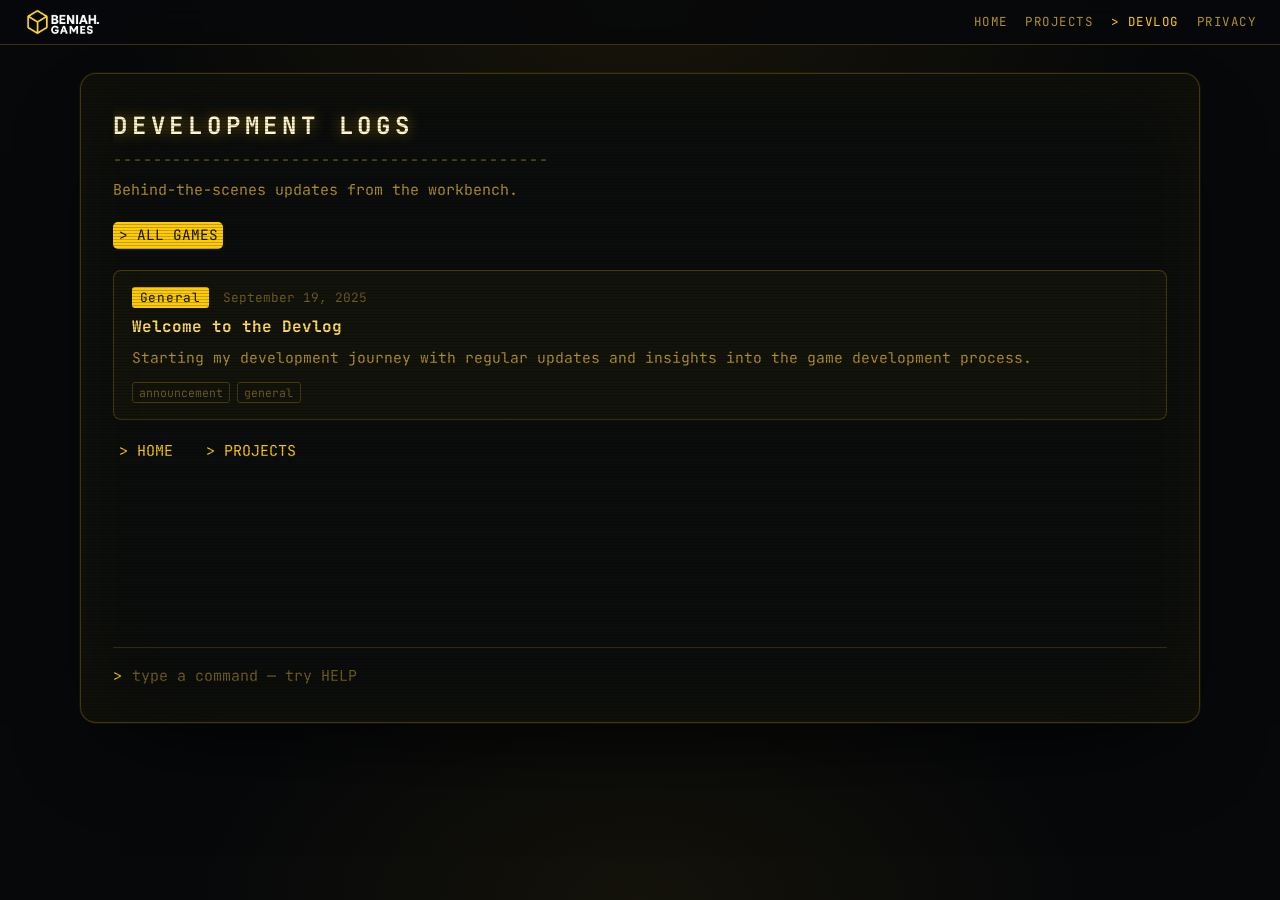
<file: devlogs/index.html>
<!DOCTYPE html>
<html lang="en">
<head>
  <meta charset="utf-8" />
  <meta name="viewport" content="width=device-width, initial-scale=1" />
  <title>Devlogs &mdash; Beniah.games</title>
  <meta name="description" content="Development logs and behind-the-scenes updates from Beniah.games." />
  <link rel="icon" href="../assets/Beniah.Games.Icon.png" type="image/png" />
  <link rel="preconnect" href="https://fonts.googleapis.com">
  <link rel="preconnect" href="https://fonts.gstatic.com" crossorigin>
  <link href="https://fonts.googleapis.com/css2?family=JetBrains+Mono:wght@400;500;700&display=swap" rel="stylesheet">
  <link rel="stylesheet" href="../assets/terminal.css">
</head>
<body data-root="../">
  <header class="bar">
    <a class="brand" href="../" aria-label="Beniah.games"><img src="../assets/Beniah.Games.Logo.png" alt="Beniah.games"></a>
    <span class="sep"></span>
    <nav class="barnav">
      <a class="barlink" href="../">HOME</a>
      <a class="barlink" href="../games/">PROJECTS</a>
      <a class="barlink on" href="../devlogs/">DEVLOG</a>
      <a class="barlink" href="../privacy/">PRIVACY</a>
    </nav>
  </header>

  <main class="crt">
    <div class="screen">
      <div class="out">
        <div class="page-head">
          <h1>DEVELOPMENT LOGS</h1>
          <p class="rule">--------------------------------------------</p>
          <p class="sub">Behind-the-scenes updates from the workbench.</p>
        </div>

        <div class="filter-buttons">
          <button class="filter-btn active" data-game="all">ALL GAMES</button>
        </div>

        <div class="devlogs-grid" id="devlogs-container"></div>

        <div class="empty-state" id="empty-state" style="display:none">
          <h3>NO DEVLOGS YET</h3>
          <p>Check back soon for development updates.</p>
        </div>
        <div class="gap"></div>
        <div class="cmds"><button class="cmd" type="button" data-cmd="HOME">HOME</button><button class="cmd" type="button" data-cmd="PROJECTS">PROJECTS</button></div>
        <div id="nav-out"></div>
      </div>
      <form class="prompt" autocomplete="off" onsubmit="return false">
        <span class="sign">&gt;</span>
        <label class="sr-only" for="cmdline">Terminal command</label>
        <input id="cmdline" type="text" spellcheck="false" autocapitalize="characters" placeholder="type a command — try HELP">
      </form>
    </div>
  </main>
    <script>
    let devlogs = [];
    let games = [];

    // Load devlog data from JSON
    async function loadDevlogs() {
      try {
        const response = await fetch('./devlogs.json?v=' + Date.now());
        const data = await response.json();
        devlogs = data.devlogs || [];
        games = data.games || [];
        
        // Sort devlogs by date (newest first)
        devlogs.sort((a, b) => new Date(b.date) - new Date(a.date));
        
        // Populate filter buttons
        populateFilterButtons();
        
        // Initial render
        renderDevlogs();
        
        // Make latest devlog available globally
        window.latestDevlog = devlogs[0] || null;
        
      } catch (error) {
        console.error('Failed to load devlogs:', error);
        document.getElementById('empty-state').style.display = 'block';
      }
    }

    // Populate filter buttons based on available games
    function populateFilterButtons() {
      const filterButtons = document.querySelector('.filter-buttons');
      const uniqueGames = [...new Set(devlogs.map(log => log.game))];
      
      uniqueGames.forEach(game => {
        if (game !== 'General') {
          const button = document.createElement('button');
          button.className = 'filter-btn';
          button.setAttribute('data-game', game.toLowerCase());
          button.textContent = game;
          filterButtons.appendChild(button);
        }
      });
    }

    // Render devlogs
    function renderDevlogs(filteredLogs = devlogs) {
      const container = document.getElementById('devlogs-container');
      const emptyState = document.getElementById('empty-state');
      
      if (filteredLogs.length === 0) {
        container.style.display = 'none';
        emptyState.style.display = 'block';
        return;
      }
      
      container.style.display = 'grid';
      emptyState.style.display = 'none';
      
      container.innerHTML = filteredLogs.map(log => `
        <article class="devlog-card">
          <div class="devlog-meta">
            <span class="devlog-game">${log.game}</span>
            <span class="devlog-date">${new Date(log.date).toLocaleDateString('en-US', { 
              year: 'numeric', 
              month: 'long', 
              day: 'numeric' 
            })}</span>
          </div>
          <h2 class="devlog-title">
            <a href="${log.content}">${log.title}</a>
          </h2>
          <p class="devlog-excerpt">${log.excerpt}</p>
          <div class="devlog-tags">
            ${log.tags.map(tag => `<span class="devlog-tag">${tag}</span>`).join('')}
          </div>
        </article>
      `).join('');
    }

    // Filter functionality
    document.addEventListener('click', (e) => {
      if (e.target.classList.contains('filter-btn')) {
        // Update active button
        document.querySelectorAll('.filter-btn').forEach(btn => btn.classList.remove('active'));
        e.target.classList.add('active');
        
        // Filter devlogs
        const selectedGame = e.target.getAttribute('data-game');
        const filtered = selectedGame === 'all' 
          ? devlogs 
          : devlogs.filter(log => log.game.toLowerCase() === selectedGame);
        
        renderDevlogs(filtered);
      }
    });

    // Initialize on page load
    document.addEventListener('DOMContentLoaded', loadDevlogs);

    // Export function for main page
    window.getLatestDevlog = () => window.latestDevlog || null;
  </script>


  <script src="../assets/terminal-nav.js"></script>
</body>
</html>
</file>
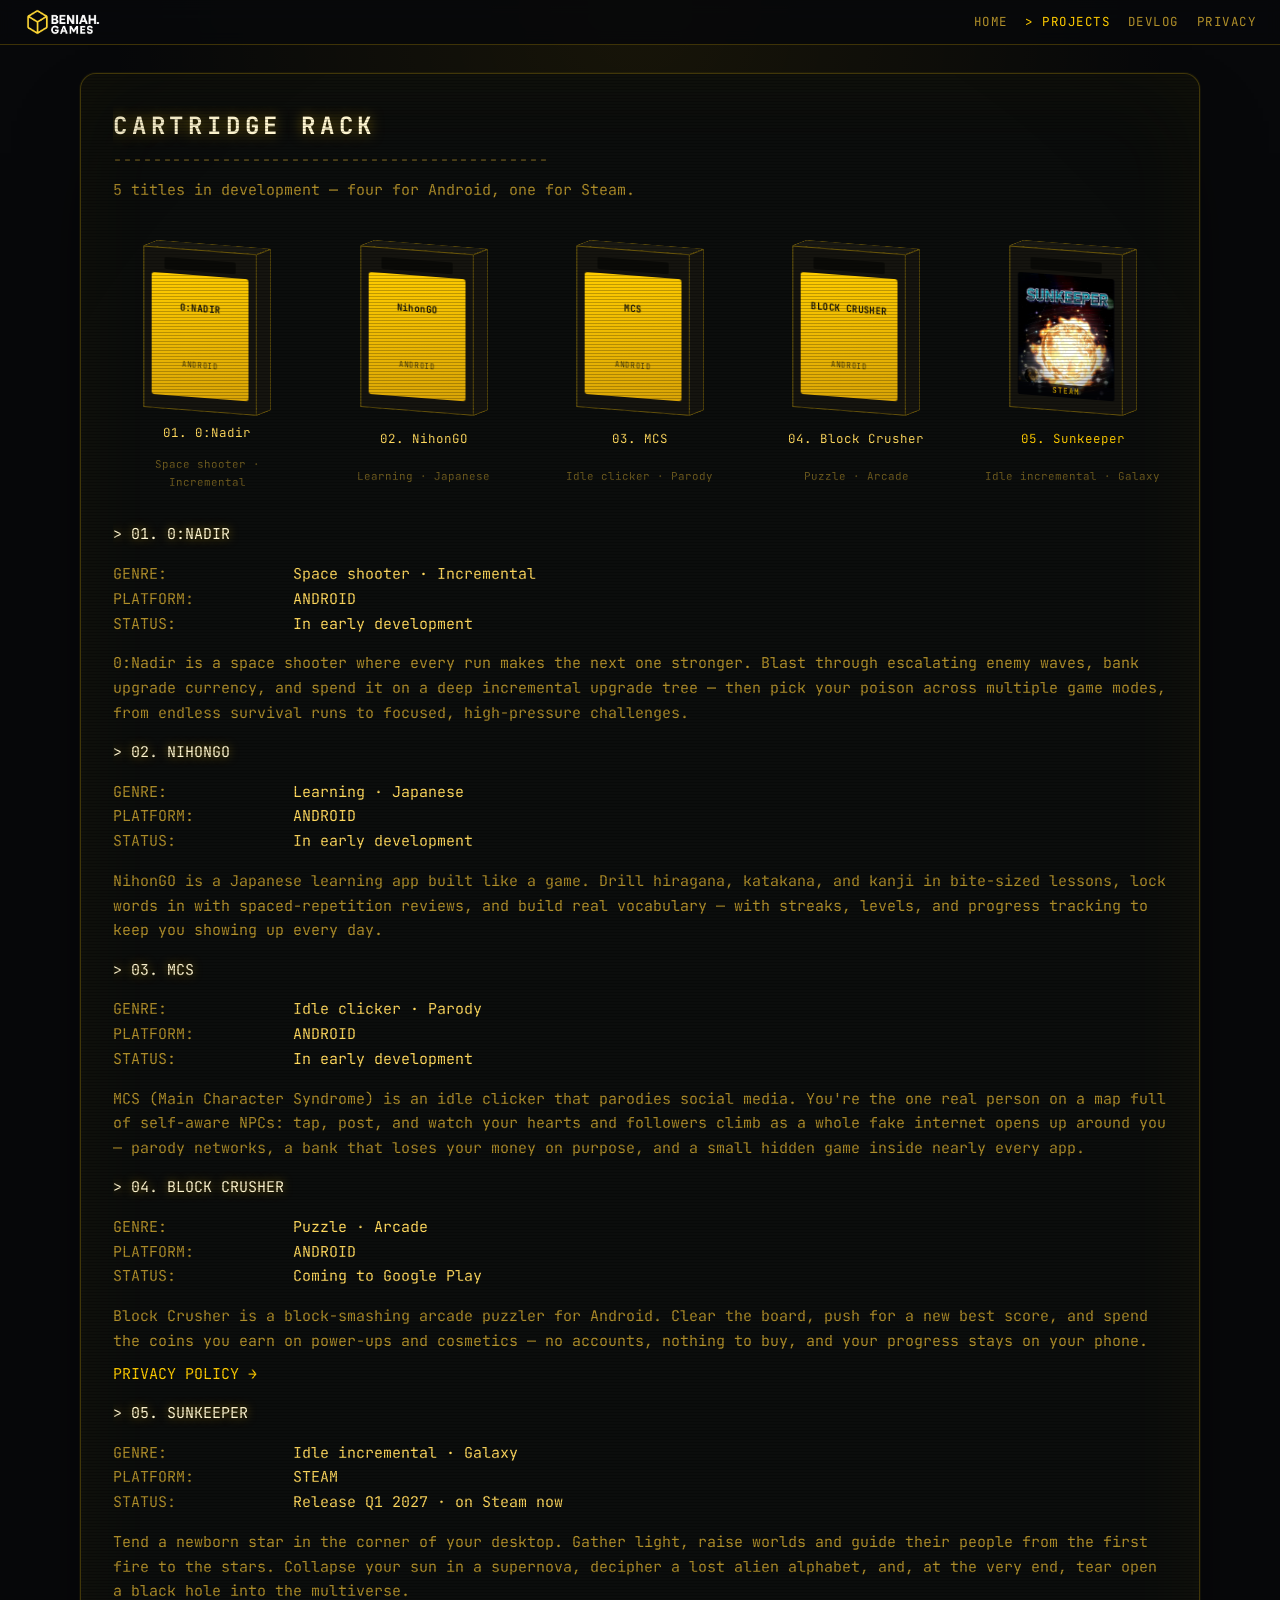
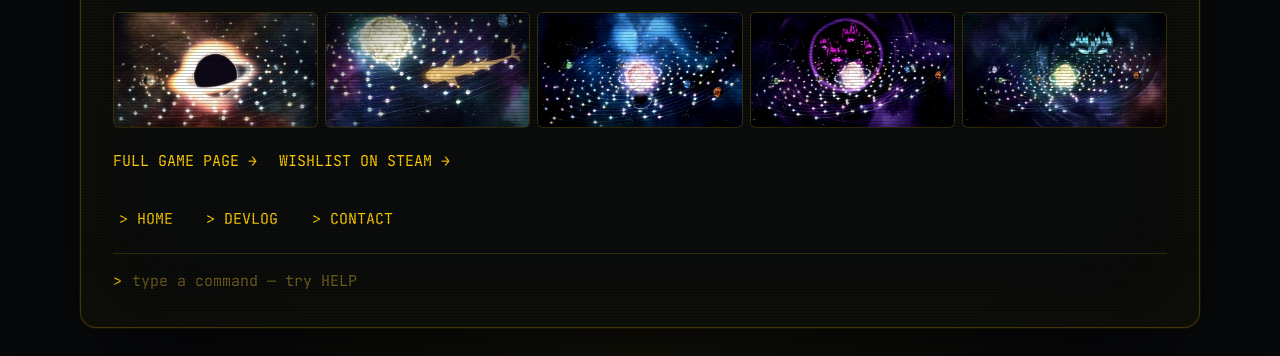
<file: games/index.html>
<!DOCTYPE html>
<html lang="en">
<head>
  <meta charset="utf-8" />
  <meta name="viewport" content="width=device-width, initial-scale=1" />
  <title>Games &mdash; Beniah.games</title>
  <meta name="description" content="Every cartridge from Beniah.games: 0:Nadir, NihonGO, MCS, Block Crusher and Sunkeeper." />
  <link rel="icon" href="../assets/Beniah.Games.Icon.png" type="image/png" />
  <link rel="preconnect" href="https://fonts.googleapis.com">
  <link rel="preconnect" href="https://fonts.gstatic.com" crossorigin>
  <link href="https://fonts.googleapis.com/css2?family=JetBrains+Mono:wght@400;500;700&display=swap" rel="stylesheet">
  <link rel="stylesheet" href="../assets/terminal.css">
</head>
<body data-root="../">
  <header class="bar">
    <a class="brand" href="../" aria-label="Beniah.games"><img src="../assets/Beniah.Games.Logo.png" alt="Beniah.games"></a>
    <span class="sep"></span>
    <nav class="barnav">
      <a class="barlink" href="../">HOME</a>
      <a class="barlink on" href="../games/">PROJECTS</a>
      <a class="barlink" href="../devlogs/">DEVLOG</a>
      <a class="barlink" href="../privacy/">PRIVACY</a>
    </nav>
  </header>

  <main class="crt">
    <div class="screen">
      <div class="out">
        <div class="page-head">
          <h1>CARTRIDGE RACK</h1>
          <p class="rule">--------------------------------------------</p>
          <p class="sub">5 titles in development &mdash; four for Android, one for Steam.</p>
        </div>
        <div class="rack">
          <div class="slot">
            <div class="cart" tabindex="0" aria-label="0:Nadir">
              <span class="face front"><span class="notch"></span><span class="label">0:NADIR<small>ANDROID</small></span><span class="ridges"></span></span>
              <span class="face back"></span><span class="face side left"></span><span class="face side right"></span>
              <span class="face cap top"></span><span class="face cap bottom"></span>
            </div>
            <div class="name">01. 0:Nadir</div>
            <div class="meta">Space shooter · Incremental</div>
          </div>
          <div class="slot">
            <div class="cart" tabindex="0" aria-label="NihonGO">
              <span class="face front"><span class="notch"></span><span class="label">NihonGO<small>ANDROID</small></span><span class="ridges"></span></span>
              <span class="face back"></span><span class="face side left"></span><span class="face side right"></span>
              <span class="face cap top"></span><span class="face cap bottom"></span>
            </div>
            <div class="name">02. NihonGO</div>
            <div class="meta">Learning · Japanese</div>
          </div>
          <div class="slot">
            <div class="cart" tabindex="0" aria-label="MCS">
              <span class="face front"><span class="notch"></span><span class="label">MCS<small>ANDROID</small></span><span class="ridges"></span></span>
              <span class="face back"></span><span class="face side left"></span><span class="face side right"></span>
              <span class="face cap top"></span><span class="face cap bottom"></span>
            </div>
            <div class="name">03. MCS</div>
            <div class="meta">Idle clicker · Parody</div>
          </div>
          <div class="slot">
            <div class="cart" tabindex="0" aria-label="Block Crusher">
              <span class="face front"><span class="notch"></span><span class="label">BLOCK
CRUSHER<small>ANDROID</small></span><span class="ridges"></span></span>
              <span class="face back"></span><span class="face side left"></span><span class="face side right"></span>
              <span class="face cap top"></span><span class="face cap bottom"></span>
            </div>
            <div class="name">04. Block Crusher</div>
            <div class="meta">Puzzle · Arcade</div>
          </div>
          <div class="slot">
            <div class="cart" tabindex="0" aria-label="Sunkeeper">
              <span class="face front"><span class="notch"></span><span class="label art" style="background-image:url(../assets/games/sunkeeper-label.webp)"><span class="sr-only">Sunkeeper</span><small>STEAM</small></span><span class="ridges"></span></span>
              <span class="face back"></span><span class="face side left"></span><span class="face side right"></span>
              <span class="face cap top"></span><span class="face cap bottom"></span>
            </div>
            <div class="name"><a href="../sunkeeper/">05. Sunkeeper</a></div>
            <div class="meta">Idle incremental · Galaxy</div>
          </div>
        </div>
        <div class="gap"></div>
        <p class="l hl">&gt; 01. 0:NADIR</p>
        <dl class="kv">
          <dt>GENRE:</dt><dd>Space shooter · Incremental</dd>
          <dt>PLATFORM:</dt><dd>ANDROID</dd>
          <dt>STATUS:</dt><dd>In early development</dd>
        </dl>
        <p class="l dim"><span class="hl">0:Nadir</span> is a space shooter where every run makes the next one stronger. Blast through escalating enemy waves, bank upgrade currency, and spend it on a deep incremental upgrade tree — then pick your poison across multiple game modes, from endless survival runs to focused, high-pressure challenges.</p>
        <div class="gap"></div>
        <p class="l hl">&gt; 02. NIHONGO</p>
        <dl class="kv">
          <dt>GENRE:</dt><dd>Learning · Japanese</dd>
          <dt>PLATFORM:</dt><dd>ANDROID</dd>
          <dt>STATUS:</dt><dd>In early development</dd>
        </dl>
        <p class="l dim"><span class="hl">NihonGO</span> is a Japanese learning app built like a game. Drill hiragana, katakana, and kanji in bite-sized lessons, lock words in with spaced-repetition reviews, and build real vocabulary — with streaks, levels, and progress tracking to keep you showing up every day.</p>
        <div class="gap"></div>
        <p class="l hl">&gt; 03. MCS</p>
        <dl class="kv">
          <dt>GENRE:</dt><dd>Idle clicker · Parody</dd>
          <dt>PLATFORM:</dt><dd>ANDROID</dd>
          <dt>STATUS:</dt><dd>In early development</dd>
        </dl>
        <p class="l dim"><span class="hl">MCS</span> (Main Character Syndrome) is an idle clicker that parodies social media. You're the one real person on a map full of self-aware NPCs: tap, post, and watch your hearts and followers climb as a whole fake internet opens up around you — parody networks, a bank that loses your money on purpose, and a small hidden game inside nearly every app.</p>
        <div class="gap"></div>
        <p class="l hl">&gt; 04. BLOCK CRUSHER</p>
        <dl class="kv">
          <dt>GENRE:</dt><dd>Puzzle · Arcade</dd>
          <dt>PLATFORM:</dt><dd>ANDROID</dd>
          <dt>STATUS:</dt><dd>Coming to Google Play</dd>
        </dl>
        <p class="l dim"><span class="hl">Block Crusher</span> is a block-smashing arcade puzzler for Android. Clear the board, push for a new best score, and spend the coins you earn on power-ups and cosmetics — no accounts, nothing to buy, and your progress stays on your phone.</p>
        <p class="link-row"><a href="../privacy/block-crusher/">PRIVACY POLICY →</a></p>
        <div class="gap"></div>
        <p class="l hl">&gt; 05. SUNKEEPER</p>
        <dl class="kv">
          <dt>GENRE:</dt><dd>Idle incremental · Galaxy</dd>
          <dt>PLATFORM:</dt><dd>STEAM</dd>
          <dt>STATUS:</dt><dd>Release Q1 2027 &middot; on Steam now</dd>
        </dl>
        <p class="l dim">Tend a newborn star in the corner of your desktop. Gather light, raise worlds and guide their people from the first fire to the stars. Collapse your sun in a supernova, decipher a lost alien alphabet, and, at the very end, tear open a black hole into the multiverse.</p>
        <div class="shots strip">
          <a class="shot" href="../assets/games/sunkeeper-1.webp">
            <img src="../assets/games/sunkeeper-1-thumb.webp" width="560" height="315"
                 loading="lazy" decoding="async" alt="A black hole at the centre of the system, its accretion disc blazing white and orange across rings of coloured orbits.">
          </a>
          <a class="shot" href="../assets/games/sunkeeper-2.webp">
            <img src="../assets/games/sunkeeper-2-thumb.webp" width="560" height="315"
                 loading="lazy" decoding="async" alt="A newborn star burning pale gold beside a vast golden constellation drawn in the shape of a fish.">
          </a>
          <a class="shot" href="../assets/games/sunkeeper-3.webp">
            <img src="../assets/games/sunkeeper-3-thumb.webp" width="560" height="315"
                 loading="lazy" decoding="async" alt="A red star at the heart of a blue nebula, ringed by dozens of orbital tracks and a handful of worlds.">
          </a>
          <a class="shot" href="../assets/games/sunkeeper-4.webp">
            <img src="../assets/games/sunkeeper-4-thumb.webp" width="560" height="315"
                 loading="lazy" decoding="async" alt="A violet void opening above the system, many-eyed, as the star burns on below it.">
          </a>
          <a class="shot" href="../assets/games/sunkeeper-5.webp">
            <img src="../assets/games/sunkeeper-5-thumb.webp" width="560" height="315"
                 loading="lazy" decoding="async" alt="The same presence rendered in cyan, watching over a yellow star and its ring of planets.">
          </a>
        </div>
        <p class="link-row"><a href="../sunkeeper/">FULL GAME PAGE &rarr;</a><a href="https://store.steampowered.com/app/5410670/Sunkeeper/" target="_blank" rel="noopener">WISHLIST ON STEAM &rarr;</a></p>
        <div class="gap"></div>
        <div class="gap"></div>
        <div class="cmds"><button class="cmd" type="button" data-cmd="HOME">HOME</button><button class="cmd" type="button" data-cmd="DEVLOG">DEVLOG</button><button class="cmd" type="button" data-cmd="CONTACT">CONTACT</button></div>
        <div id="nav-out"></div>
      </div>
      <form class="prompt" autocomplete="off" onsubmit="return false">
        <span class="sign">&gt;</span>
        <label class="sr-only" for="cmdline">Terminal command</label>
        <input id="cmdline" type="text" spellcheck="false" autocapitalize="characters" placeholder="type a command — try HELP">
      </form>
    </div>
  </main>
  <script src="../assets/terminal-nav.js"></script>
  <script src="../assets/gallery.js"></script>
</body>
</html>
</file>
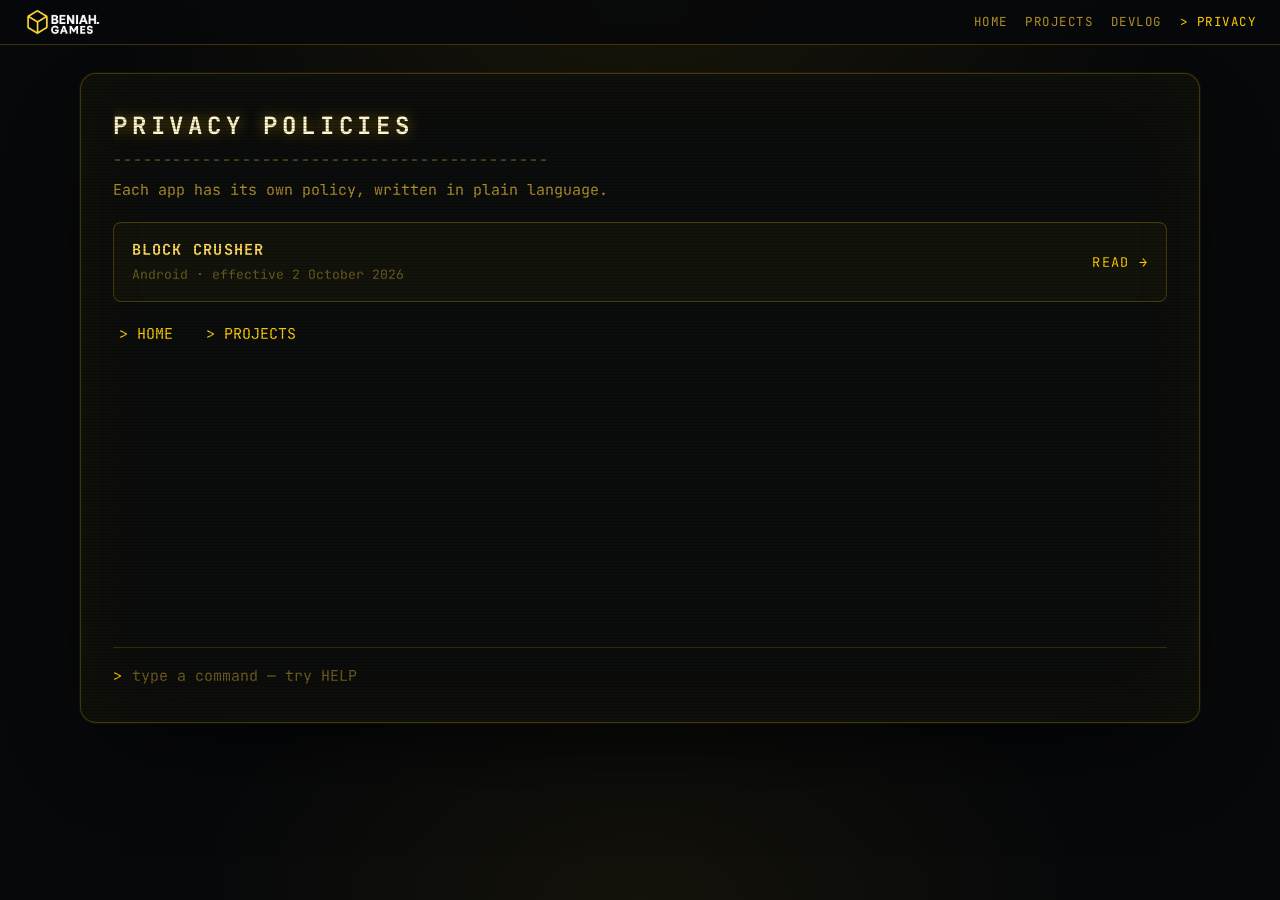
<file: privacy/index.html>
<!DOCTYPE html>
<html lang="en">
<head>
  <meta charset="utf-8" />
  <meta name="viewport" content="width=device-width, initial-scale=1" />
  <title>Privacy &mdash; Beniah.games</title>
  <meta name="description" content="Privacy policies for the apps and games made by Beniah Gepts." />
  <link rel="icon" href="../assets/Beniah.Games.Icon.png" type="image/png" />
  <link rel="preconnect" href="https://fonts.googleapis.com">
  <link rel="preconnect" href="https://fonts.gstatic.com" crossorigin>
  <link href="https://fonts.googleapis.com/css2?family=JetBrains+Mono:wght@400;500;700&display=swap" rel="stylesheet">
  <link rel="stylesheet" href="../assets/terminal.css">
</head>
<body data-root="../">
  <header class="bar">
    <a class="brand" href="../" aria-label="Beniah.games"><img src="../assets/Beniah.Games.Logo.png" alt="Beniah.games"></a>
    <span class="sep"></span>
    <nav class="barnav">
      <a class="barlink" href="../">HOME</a>
      <a class="barlink" href="../games/">PROJECTS</a>
      <a class="barlink" href="../devlogs/">DEVLOG</a>
      <a class="barlink on" href="../privacy/">PRIVACY</a>
    </nav>
  </header>

  <main class="crt">
    <div class="screen">
      <div class="out">
        <div class="page-head">
          <h1>PRIVACY POLICIES</h1>
          <p class="rule">--------------------------------------------</p>
          <p class="sub">Each app has its own policy, written in plain language.</p>
        </div>
        <a class="policy-row" href="block-crusher/">
          <span><h2>BLOCK CRUSHER</h2><span class="meta">Android &middot; effective 2 October 2026</span></span>
          <span class="go">READ &rarr;</span>
        </a>
        <div class="gap"></div>
        <div class="cmds"><button class="cmd" type="button" data-cmd="HOME">HOME</button><button class="cmd" type="button" data-cmd="PROJECTS">PROJECTS</button></div>
        <div id="nav-out"></div>
      </div>
      <form class="prompt" autocomplete="off" onsubmit="return false">
        <span class="sign">&gt;</span>
        <label class="sr-only" for="cmdline">Terminal command</label>
        <input id="cmdline" type="text" spellcheck="false" autocapitalize="characters" placeholder="type a command — try HELP">
      </form>
    </div>
  </main>
  <script src="../assets/terminal-nav.js"></script>
</body>
</html>
</file>
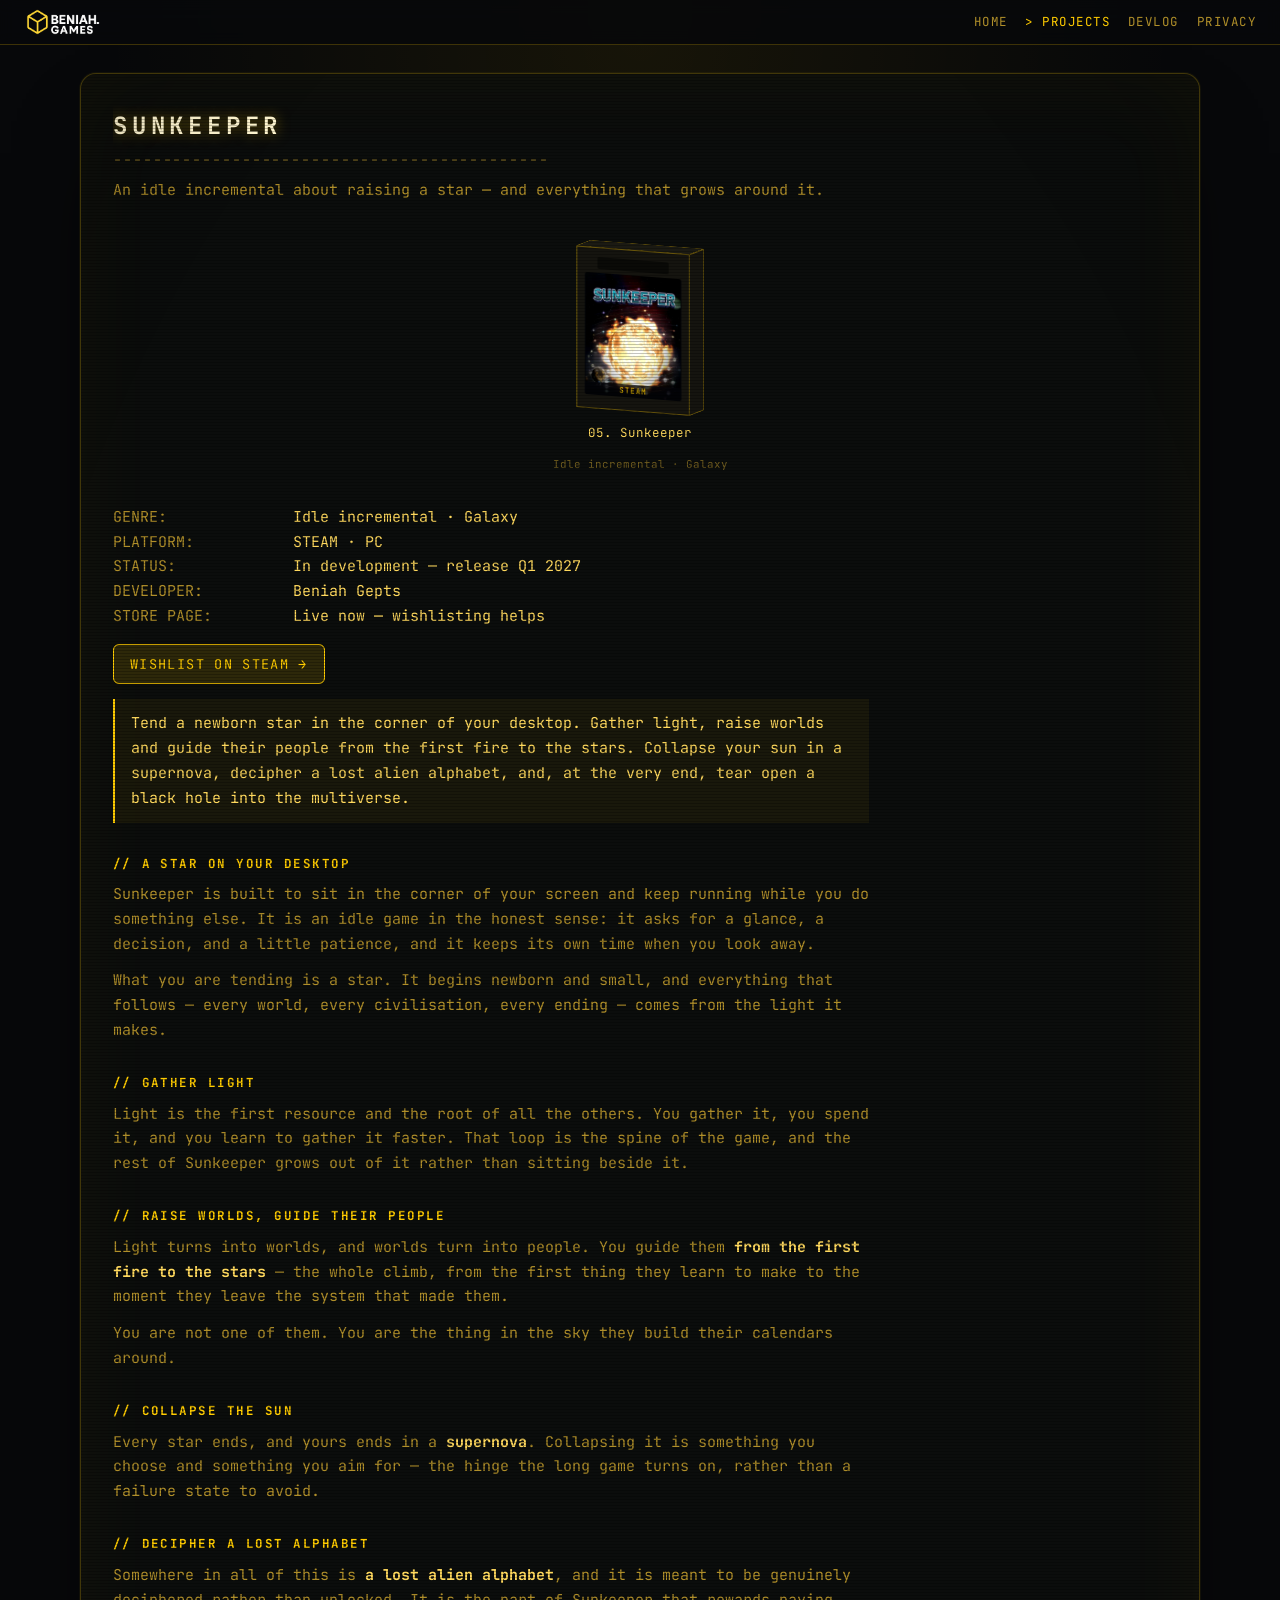
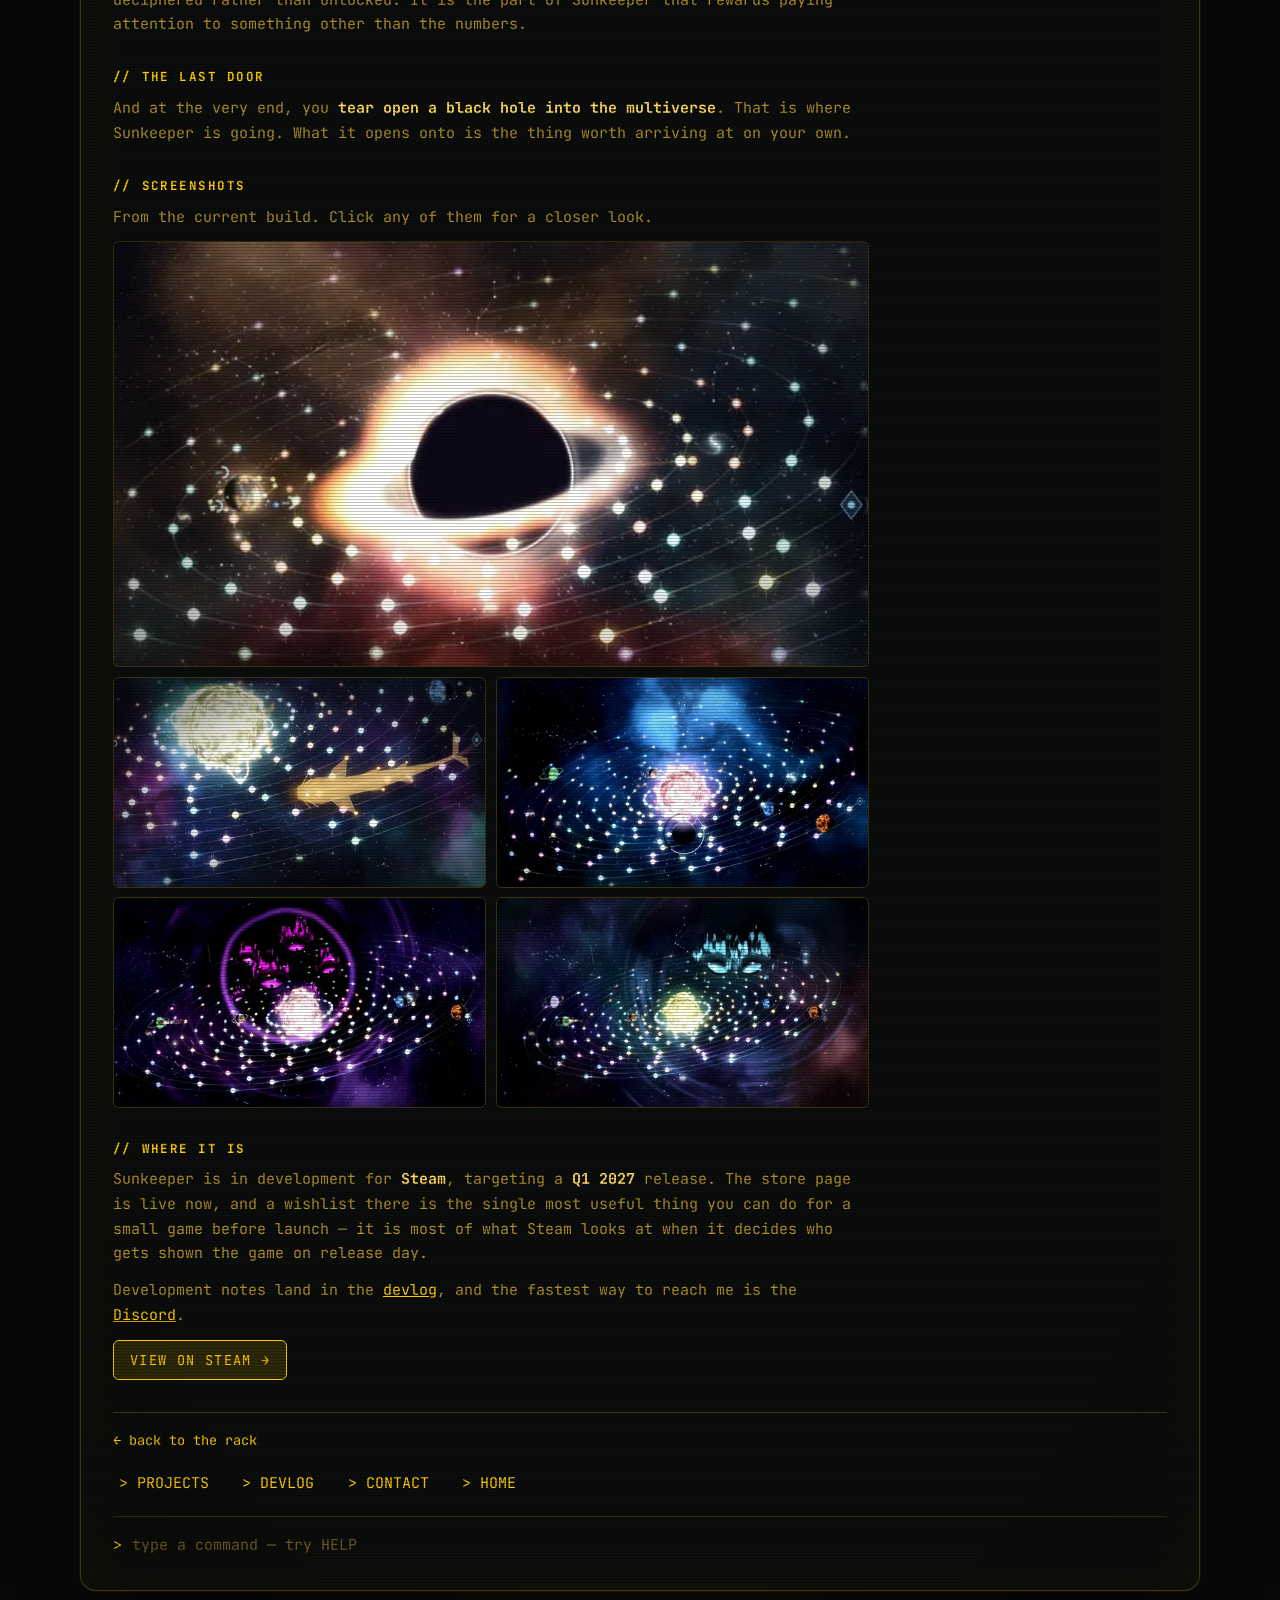
<file: sunkeeper/index.html>
<!DOCTYPE html>
<html lang="en">
<head>
  <meta charset="utf-8" />
  <meta name="viewport" content="width=device-width, initial-scale=1" />
  <title>Sunkeeper &mdash; Beniah.games</title>
  <meta name="description" content="Sunkeeper is an idle incremental game about tending a newborn star: gather light, raise worlds, guide their people, and end with a black hole into the multiverse. Coming to Steam, Q1 2027." />
  <link rel="canonical" href="https://beniah.games/sunkeeper/" />
  <link rel="icon" href="../assets/Beniah.Games.Icon.png" type="image/png" />

  <meta property="og:type" content="website" />
  <meta property="og:title" content="Sunkeeper — an idle incremental about raising a star" />
  <meta property="og:description" content="Tend a newborn star in the corner of your desktop. Gather light, raise worlds and guide their people from the first fire to the stars." />
  <meta property="og:url" content="https://beniah.games/sunkeeper/" />
  <meta property="og:image" content="https://beniah.games/assets/Beniah.Games.Logo.png" />
  <meta name="twitter:card" content="summary_large_image" />

  <link rel="preconnect" href="https://fonts.googleapis.com">
  <link rel="preconnect" href="https://fonts.gstatic.com" crossorigin>
  <link href="https://fonts.googleapis.com/css2?family=JetBrains+Mono:wght@400;500;700&display=swap" rel="stylesheet">
  <link rel="stylesheet" href="../assets/terminal.css">
</head>
<body data-root="../">
  <header class="bar">
    <a class="brand" href="../" aria-label="Beniah.games"><img src="../assets/Beniah.Games.Logo.png" alt="Beniah.games"></a>
    <span class="sep"></span>
    <nav class="barnav">
      <a class="barlink" href="../">HOME</a>
      <a class="barlink on" href="../games/">PROJECTS</a>
      <a class="barlink" href="../devlogs/">DEVLOG</a>
      <a class="barlink" href="../privacy/">PRIVACY</a>
    </nav>
  </header>

  <main class="crt">
    <div class="screen">
      <div class="out">

        <div class="page-head">
          <h1>SUNKEEPER</h1>
          <p class="rule">--------------------------------------------</p>
          <p class="sub">An idle incremental about raising a star &mdash; and everything that grows around it.</p>
        </div>

        <div class="rack rack-one">
          <div class="slot">
            <div class="cart" tabindex="0" aria-label="Sunkeeper">
              <span class="face front"><span class="notch"></span><span class="label art" style="background-image:url(../assets/games/sunkeeper-label.webp)"><span class="sr-only">Sunkeeper</span><small>STEAM</small></span><span class="ridges"></span></span>
              <span class="face back"></span><span class="face side left"></span><span class="face side right"></span>
              <span class="face cap top"></span><span class="face cap bottom"></span>
            </div>
            <div class="name">05. Sunkeeper</div>
            <div class="meta">Idle incremental &middot; Galaxy</div>
          </div>
        </div>

        <dl class="kv">
          <dt>GENRE:</dt><dd>Idle incremental &middot; Galaxy</dd>
          <dt>PLATFORM:</dt><dd>STEAM &middot; PC</dd>
          <dt>STATUS:</dt><dd>In development &mdash; release Q1 2027</dd>
          <dt>DEVELOPER:</dt><dd>Beniah Gepts</dd>
          <dt>STORE PAGE:</dt><dd>Live now &mdash; wishlisting helps</dd>
        </dl>

        <p class="link-row">
          <a class="btn" href="https://store.steampowered.com/app/5410670/Sunkeeper/" target="_blank" rel="noopener">Wishlist on Steam &rarr;</a>
        </p>

        <div class="gap"></div>

        <div class="doc">
          <p class="summary">Tend a newborn star in the corner of your desktop. Gather light, raise worlds and guide their people from the first fire to the stars. Collapse your sun in a supernova, decipher a lost alien alphabet, and, at the very end, tear open a black hole into the multiverse.</p>

          <h2>A star on your desktop</h2>
          <p>Sunkeeper is built to sit in the corner of your screen and keep running while you do something else. It is an idle game in the honest sense: it asks for a glance, a decision, and a little patience, and it keeps its own time when you look away.</p>
          <p>What you are tending is a star. It begins newborn and small, and everything that follows &mdash; every world, every civilisation, every ending &mdash; comes from the light it makes.</p>

          <h2>Gather light</h2>
          <p>Light is the first resource and the root of all the others. You gather it, you spend it, and you learn to gather it faster. That loop is the spine of the game, and the rest of Sunkeeper grows out of it rather than sitting beside it.</p>

          <h2>Raise worlds, guide their people</h2>
          <p>Light turns into worlds, and worlds turn into people. You guide them <strong>from the first fire to the stars</strong> &mdash; the whole climb, from the first thing they learn to make to the moment they leave the system that made them.</p>
          <p>You are not one of them. You are the thing in the sky they build their calendars around.</p>

          <h2>Collapse the sun</h2>
          <p>Every star ends, and yours ends in a <strong>supernova</strong>. Collapsing it is something you choose and something you aim for &mdash; the hinge the long game turns on, rather than a failure state to avoid.</p>

          <h2>Decipher a lost alphabet</h2>
          <p>Somewhere in all of this is <strong>a lost alien alphabet</strong>, and it is meant to be genuinely deciphered rather than unlocked. It is the part of Sunkeeper that rewards paying attention to something other than the numbers.</p>

          <h2>The last door</h2>
          <p>And at the very end, you <strong>tear open a black hole into the multiverse</strong>. That is where Sunkeeper is going. What it opens onto is the thing worth arriving at on your own.</p>

          <h2>Screenshots</h2>
          <p>From the current build. Click any of them for a closer look.</p>
          <div class="shots">
            <a class="shot" href="../assets/games/sunkeeper-1.webp">
              <img src="../assets/games/sunkeeper-1-thumb.webp" width="560" height="315"
                   loading="lazy" decoding="async" alt="A black hole at the centre of the system, its accretion disc blazing white and orange across rings of coloured orbits.">
            </a>
            <a class="shot" href="../assets/games/sunkeeper-2.webp">
              <img src="../assets/games/sunkeeper-2-thumb.webp" width="560" height="315"
                   loading="lazy" decoding="async" alt="A newborn star burning pale gold beside a vast golden constellation drawn in the shape of a fish.">
            </a>
            <a class="shot" href="../assets/games/sunkeeper-3.webp">
              <img src="../assets/games/sunkeeper-3-thumb.webp" width="560" height="315"
                   loading="lazy" decoding="async" alt="A red star at the heart of a blue nebula, ringed by dozens of orbital tracks and a handful of worlds.">
            </a>
            <a class="shot" href="../assets/games/sunkeeper-4.webp">
              <img src="../assets/games/sunkeeper-4-thumb.webp" width="560" height="315"
                   loading="lazy" decoding="async" alt="A violet void opening above the system, many-eyed, as the star burns on below it.">
            </a>
            <a class="shot" href="../assets/games/sunkeeper-5.webp">
              <img src="../assets/games/sunkeeper-5-thumb.webp" width="560" height="315"
                   loading="lazy" decoding="async" alt="The same presence rendered in cyan, watching over a yellow star and its ring of planets.">
            </a>
          </div>

          <h2>Where it is</h2>
          <p>Sunkeeper is in development for <strong>Steam</strong>, targeting a <strong>Q1 2027</strong> release. The store page is live now, and a wishlist there is the single most useful thing you can do for a small game before launch &mdash; it is most of what Steam looks at when it decides who gets shown the game on release day.</p>
          <p>Development notes land in the <a href="../devlogs/">devlog</a>, and the fastest way to reach me is the <a href="https://discord.gg/PW6UZWtZ7C" target="_blank" rel="noopener">Discord</a>.</p>

          <p class="link-row">
            <a class="btn" href="https://store.steampowered.com/app/5410670/Sunkeeper/" target="_blank" rel="noopener">View on Steam &rarr;</a>
          </p>
        </div>

        <div class="doc-foot">
          <a href="../games/">&larr; back to the rack</a>
        </div>

        <div class="gap"></div>
        <div class="cmds"><button class="cmd" type="button" data-cmd="PROJECTS">PROJECTS</button><button class="cmd" type="button" data-cmd="DEVLOG">DEVLOG</button><button class="cmd" type="button" data-cmd="CONTACT">CONTACT</button><button class="cmd" type="button" data-cmd="HOME">HOME</button></div>
        <div id="nav-out"></div>
      </div>

      <form class="prompt" autocomplete="off" onsubmit="return false">
        <span class="sign">&gt;</span>
        <label class="sr-only" for="cmdline">Terminal command</label>
        <input id="cmdline" type="text" spellcheck="false" autocapitalize="characters" placeholder="type a command — try HELP">
      </form>
    </div>
  </main>

  <script src="../assets/terminal-nav.js"></script>
  <script src="../assets/gallery.js"></script>
</body>
</html>
</file>
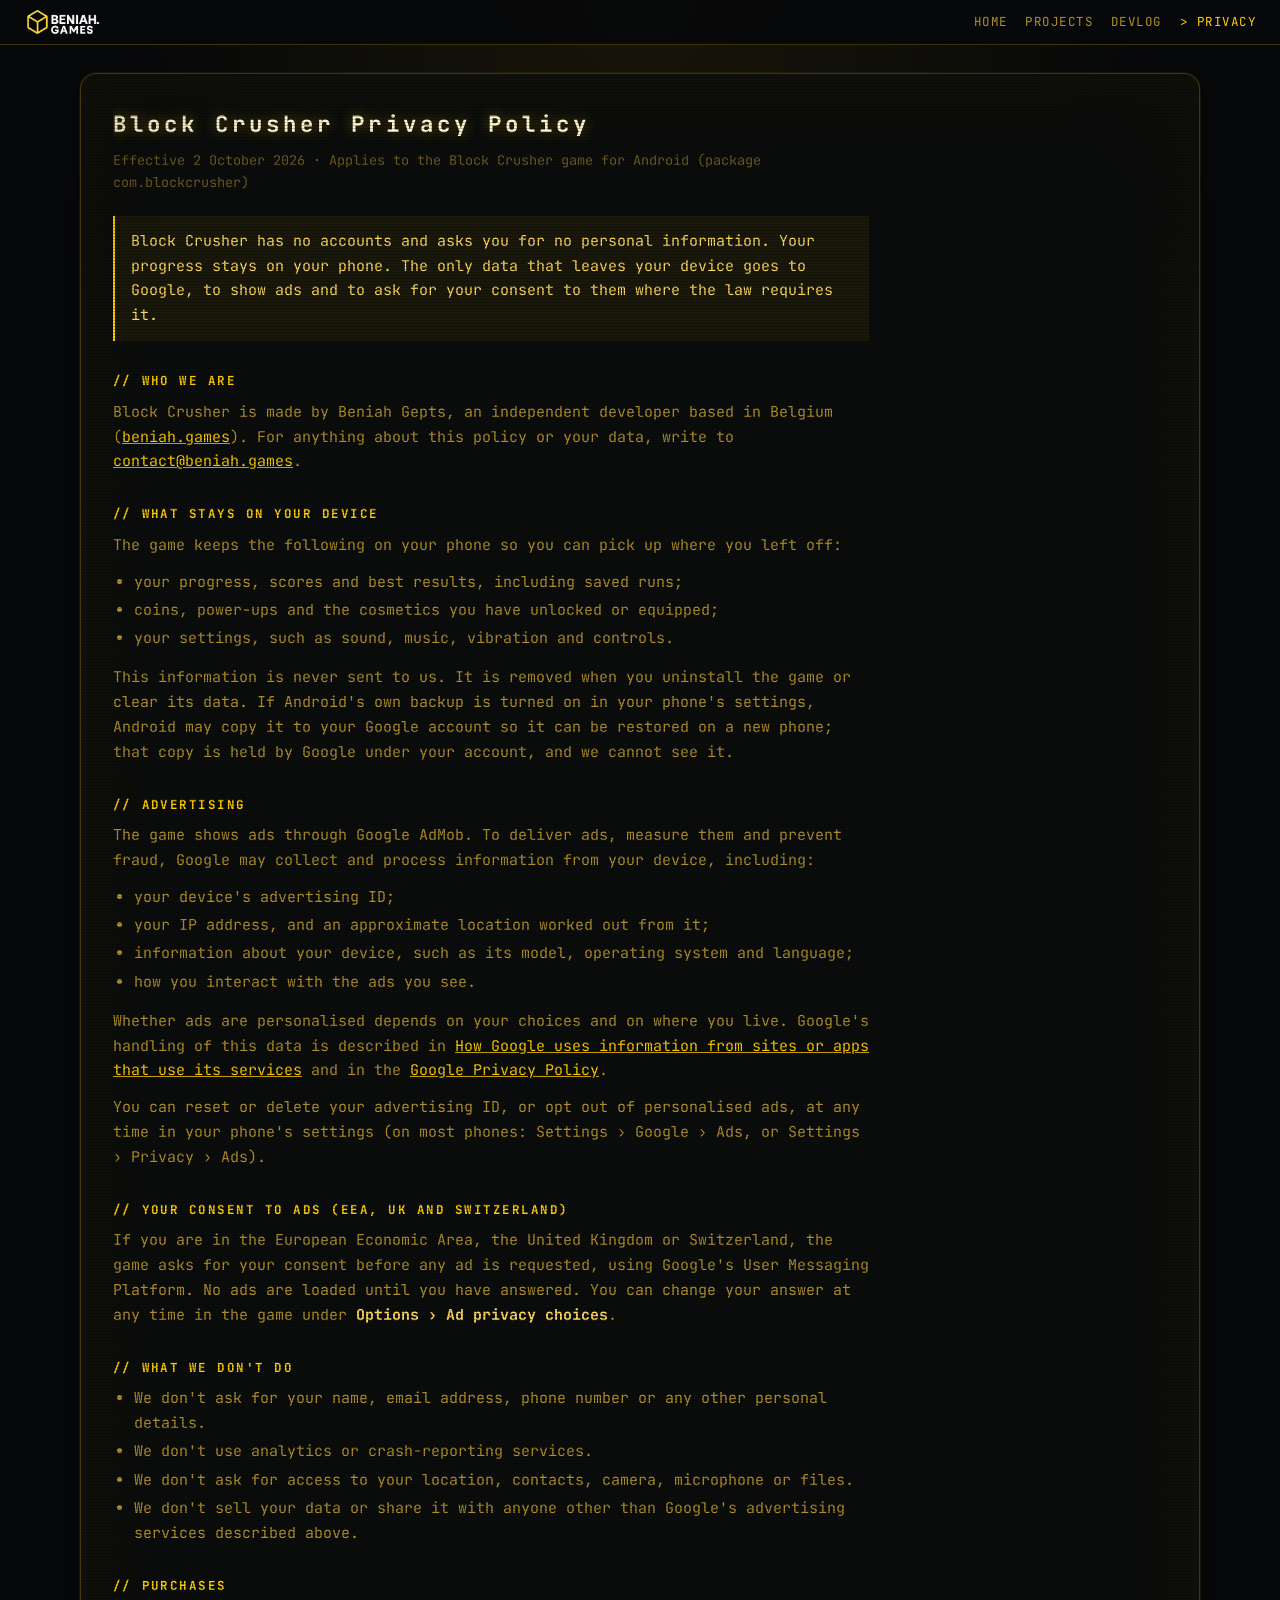
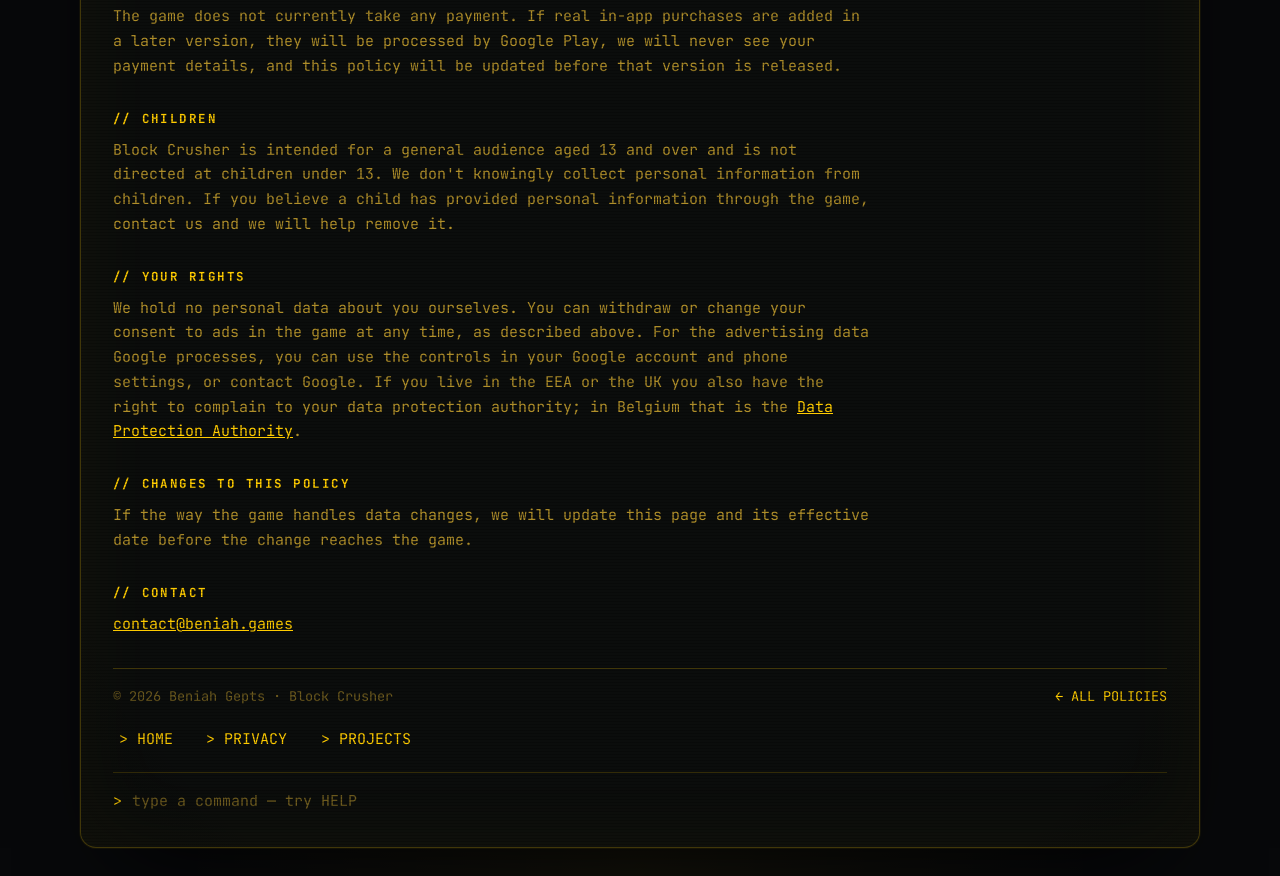
<file: privacy/block-crusher/index.html>
<!DOCTYPE html>
<html lang="en">
<head>
  <meta charset="utf-8" />
  <meta name="viewport" content="width=device-width, initial-scale=1" />
  <title>Block Crusher Privacy Policy &mdash; Beniah.games</title>
  <meta name="description" content="How the Block Crusher game for Android handles your data." />
  <link rel="icon" href="../../assets/Beniah.Games.Icon.png" type="image/png" />
  <link rel="preconnect" href="https://fonts.googleapis.com">
  <link rel="preconnect" href="https://fonts.gstatic.com" crossorigin>
  <link href="https://fonts.googleapis.com/css2?family=JetBrains+Mono:wght@400;500;700&display=swap" rel="stylesheet">
  <link rel="stylesheet" href="../../assets/terminal.css">
</head>
<body data-root="../../">
  <header class="bar">
    <a class="brand" href="../../" aria-label="Beniah.games"><img src="../../assets/Beniah.Games.Logo.png" alt="Beniah.games"></a>
    <span class="sep"></span>
    <nav class="barnav">
      <a class="barlink" href="../../">HOME</a>
      <a class="barlink" href="../../games/">PROJECTS</a>
      <a class="barlink" href="../../devlogs/">DEVLOG</a>
      <a class="barlink on" href="../../privacy/">PRIVACY</a>
    </nav>
  </header>

  <main class="crt">
    <div class="screen">
      <div class="out">
        <article class="doc">
        <h1>Block Crusher Privacy Policy</h1>
        <p class="meta">Effective 2 October 2026 &middot; Applies to the Block Crusher game for Android (package com.blockcrusher)</p>

        <p class="summary">
          Block Crusher has no accounts and asks you for no personal information. Your progress stays on
          your phone. The only data that leaves your device goes to Google, to show ads and to ask for
          your consent to them where the law requires it.
        </p>

        <h2>Who we are</h2>
        <p>
          Block Crusher is made by Beniah Gepts, an independent developer based in Belgium
          (<a href="https://beniah.games">beniah.games</a>). For anything about this policy or your data, write to
          <a href="mailto:contact@beniah.games">contact@beniah.games</a>.
        </p>

        <h2>What stays on your device</h2>
        <p>The game keeps the following on your phone so you can pick up where you left off:</p>
        <ul>
          <li>your progress, scores and best results, including saved runs;</li>
          <li>coins, power-ups and the cosmetics you have unlocked or equipped;</li>
          <li>your settings, such as sound, music, vibration and controls.</li>
        </ul>
        <p>
          This information is never sent to us. It is removed when you uninstall the game or clear its data.
          If Android's own backup is turned on in your phone's settings, Android may copy it to your Google
          account so it can be restored on a new phone; that copy is held by Google under your account, and
          we cannot see it.
        </p>

        <h2>Advertising</h2>
        <p>
          The game shows ads through Google AdMob. To deliver ads, measure them and prevent fraud, Google
          may collect and process information from your device, including:
        </p>
        <ul>
          <li>your device's advertising ID;</li>
          <li>your IP address, and an approximate location worked out from it;</li>
          <li>information about your device, such as its model, operating system and language;</li>
          <li>how you interact with the ads you see.</li>
        </ul>
        <p>
          Whether ads are personalised depends on your choices and on where you live. Google's handling of this
          data is described in
          <a href="https://policies.google.com/technologies/partner-sites">How Google uses information from sites or apps that use its services</a>
          and in the <a href="https://policies.google.com/privacy">Google Privacy Policy</a>.
        </p>
        <p>
          You can reset or delete your advertising ID, or opt out of personalised ads, at any time in your
          phone's settings (on most phones: Settings &rsaquo; Google &rsaquo; Ads, or Settings &rsaquo;
          Privacy &rsaquo; Ads).
        </p>

        <h2>Your consent to ads (EEA, UK and Switzerland)</h2>
        <p>
          If you are in the European Economic Area, the United Kingdom or Switzerland, the game asks for your
          consent before any ad is requested, using Google's User Messaging Platform. No ads are loaded until you
          have answered. You can change your answer at any time in the game under
          <strong>Options &rsaquo; Ad privacy choices</strong>.
        </p>

        <h2>What we don't do</h2>
        <ul>
          <li>We don't ask for your name, email address, phone number or any other personal details.</li>
          <li>We don't use analytics or crash-reporting services.</li>
          <li>We don't ask for access to your location, contacts, camera, microphone or files.</li>
          <li>We don't sell your data or share it with anyone other than Google's advertising services described above.</li>
        </ul>

        <h2>Purchases</h2>
        <p>
          The game does not currently take any payment. If real in-app purchases are added in a later version,
          they will be processed by Google Play, we will never see your payment details, and this policy will be
          updated before that version is released.
        </p>

        <h2>Children</h2>
        <p>
          Block Crusher is intended for a general audience aged 13 and over and is not directed at children
          under 13. We don't knowingly collect personal information from children. If you believe a child has
          provided personal information through the game, contact us and we will help remove it.
        </p>

        <h2>Your rights</h2>
        <p>
          We hold no personal data about you ourselves. You can withdraw or change your consent to ads in the game
          at any time, as described above. For the advertising data Google processes, you can use the controls in
          your Google account and phone settings, or contact Google. If you live in the EEA or the UK you also have
          the right to complain to your data protection authority; in Belgium that is the
          <a href="https://www.dataprotectionauthority.be">Data Protection Authority</a>.
        </p>

        <h2>Changes to this policy</h2>
        <p>
          If the way the game handles data changes, we will update this page and its effective date before the
          change reaches the game.
        </p>

        <h2>Contact</h2>
        <p><a href="mailto:contact@beniah.games">contact@beniah.games</a></p>

        <div class="doc-foot">
            <span>&copy; 2026 Beniah Gepts &middot; Block Crusher</span>
            <a href="../">&larr; ALL POLICIES</a>
          </div>
        </article>
        <div class="gap"></div>
        <div class="cmds"><button class="cmd" type="button" data-cmd="HOME">HOME</button><button class="cmd" type="button" data-cmd="PRIVACY">PRIVACY</button><button class="cmd" type="button" data-cmd="PROJECTS">PROJECTS</button></div>
        <div id="nav-out"></div>
      </div>
      <form class="prompt" autocomplete="off" onsubmit="return false">
        <span class="sign">&gt;</span>
        <label class="sr-only" for="cmdline">Terminal command</label>
        <input id="cmdline" type="text" spellcheck="false" autocapitalize="characters" placeholder="type a command — try HELP">
      </form>
    </div>
  </main>
  <script src="../../assets/terminal-nav.js"></script>
</body>
</html>
</file>
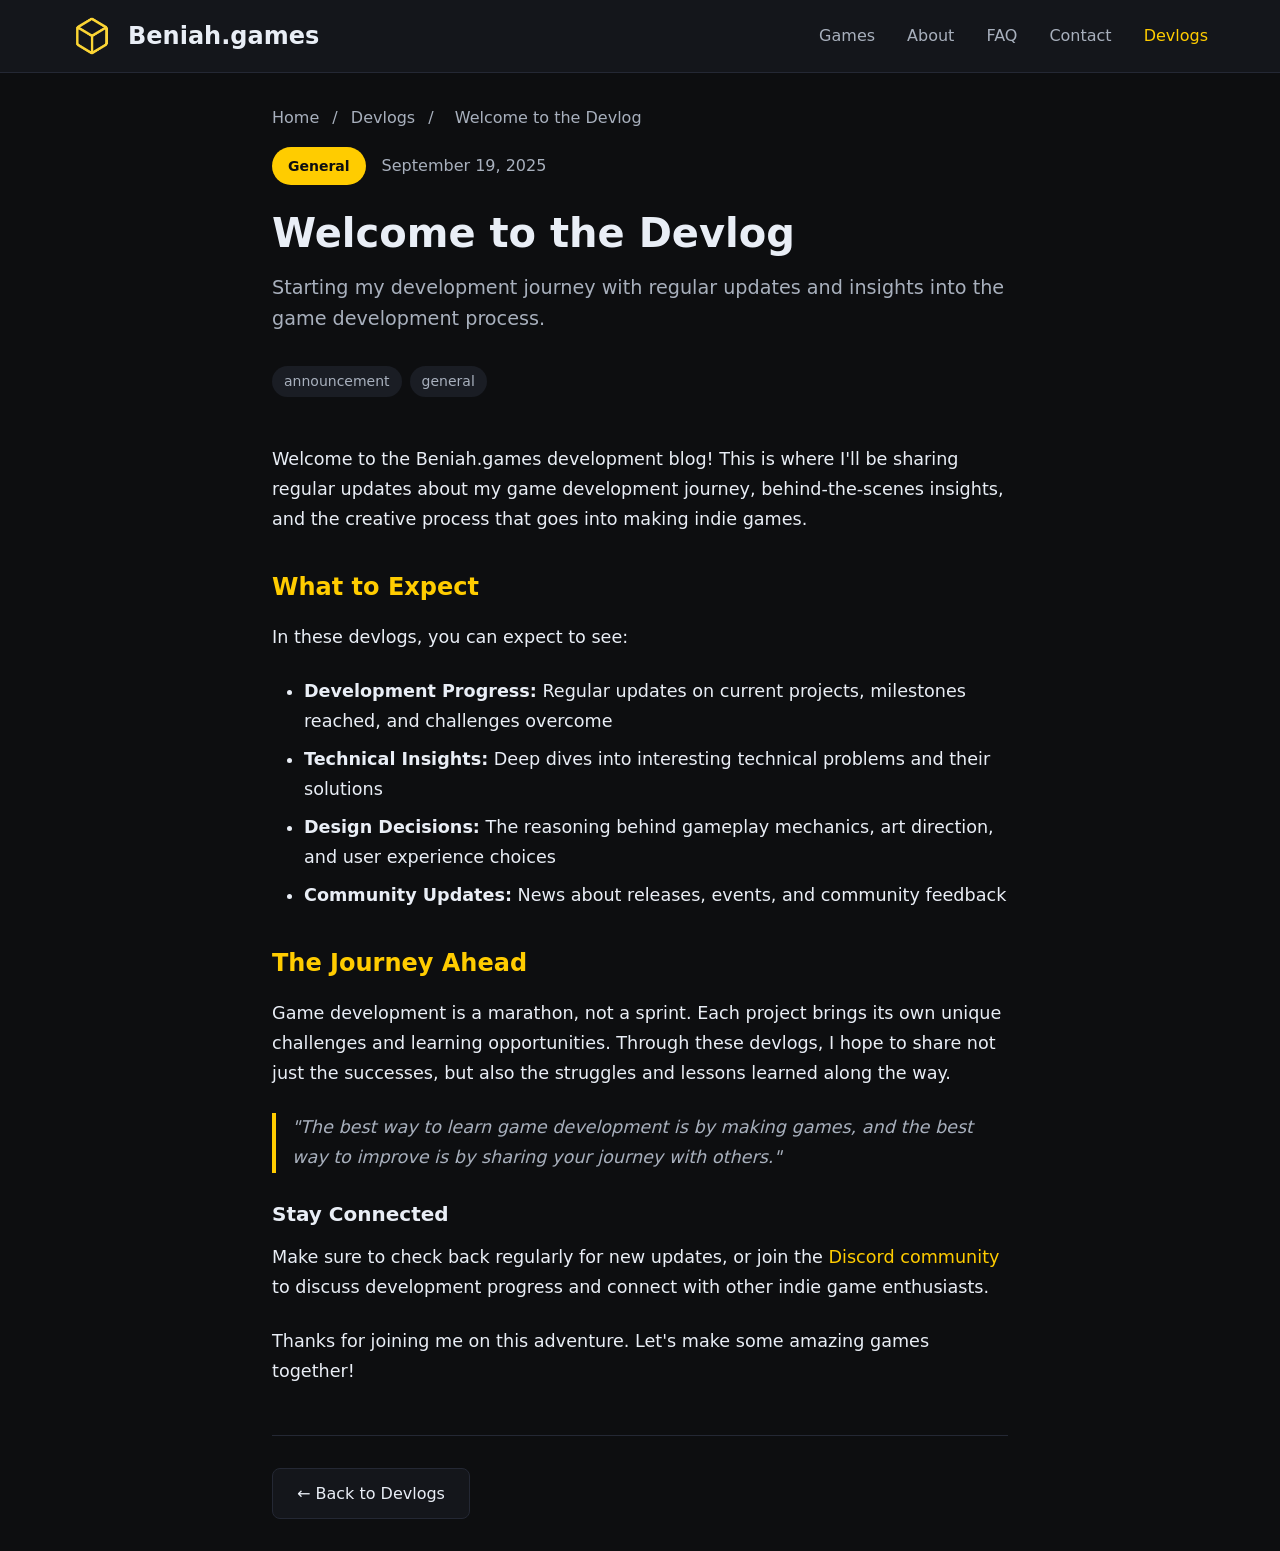
<file: devlogs/sample-devlog-1.html>
<!DOCTYPE html>
<html lang="en">
<head>
  <meta charset="utf-8" />
  <meta name="viewport" content="width=device-width, initial-scale=1" />
  <title>Welcome to the Devlog — Beniah.games</title>
  <meta name="description" content="Starting my development journey with regular updates and insights." />
  <link rel="icon" href="../assets/Beniah.Games.Icon.png" type="image/png" />
  <style>
    :root{
      --bg:#0d0e10; --panel:#14161b; --panel-2:#1a1d24; --text:#e9eef6; --muted:#a8b0bd;
      --accent:#ffcc00; --accent-2:#ffd84d; --link:#ffcc00; --border:#242834;
      --shadow:0 10px 30px rgba(0,0,0,.35);
    }
    *{box-sizing:border-box}
    html{scroll-behavior:smooth}
    body{
      margin:0;font-family:Inter,ui-sans-serif,system-ui,Segoe UI,Arial,sans-serif;
      background:var(--bg);color:var(--text);line-height:1.6;
    }

    /* Header */
    header{
      background:var(--panel);border-bottom:1px solid var(--border);
      padding:1rem 0;position:sticky;top:0;z-index:100;
    }
    .header-content{
      max-width:1200px;margin:0 auto;padding:0 2rem;
      display:flex;align-items:center;justify-content:space-between;
    }
    .logo{
      display:flex;align-items:center;gap:1rem;text-decoration:none;color:var(--text);
    }
    .logo img{width:40px;height:40px;border-radius:8px;}
    .logo h1{margin:0;font-size:1.5rem;font-weight:700;}
    .nav-links{display:flex;gap:2rem;align-items:center;}
    .nav-links a{color:var(--muted);text-decoration:none;transition:color .2s;}
    .nav-links a:hover{color:var(--accent);}

    /* Hamburger + Mobile Panel */
    .hamburger{display:none;flex-direction:column;gap:.45rem;align-items:center;justify-content:center;width:42px;height:42px;border:1px solid var(--accent);border-radius:10px;cursor:pointer;background:transparent}
    .hamburger span{width:20px;height:2px;background:var(--accent);transition:.25s}
    .hamburger[aria-expanded="true"] span:nth-child(1){transform:translateY(6px) rotate(45deg)}
    .hamburger[aria-expanded="true"] span:nth-child(2){opacity:0}
    .hamburger[aria-expanded="true"] span:nth-child(3){transform:translateY(-6px) rotate(-45deg)}
    @media(max-width:820px){
      .nav-links{display:flex}
      .nav-links > a{display:none}
      .hamburger{display:flex}
    }
    .menu-panel{
      position:fixed;top:80px;left:0;right:0;background:var(--panel);border-bottom:1px solid var(--border);
      transform:scaleY(0);transform-origin:top;opacity:0;pointer-events:none;transition:transform .25s,opacity .25s;z-index:99;
    }
    .menu-panel.open{transform:scaleY(1);opacity:1;pointer-events:auto;box-shadow:0 8px 20px rgba(0,0,0,.45)}
    .menu-panel-inner{max-width:1100px;margin:0 auto;padding:.75rem 1rem;display:grid;gap:.5rem}
    .menu-panel a{
      position:relative;color:var(--text);text-decoration:none;padding:.75rem 1rem;border-radius:8px;
      transition:background .2s,transform .25s,opacity .25s;opacity:0;transform:translateY(-10px);
    }
    .menu-panel a:hover{background:#171a21}
    .menu-panel a::after{content:"";position:absolute;left:0;right:0;bottom:4px;height:2px;background:var(--accent);transform:scaleX(0);transform-origin:left;transition:transform .25s}
    .menu-panel a:hover::after{transform:scaleX(1)}
    .menu-panel.open .menu-panel-inner a:nth-child(1){opacity:1;transform:none;transition-delay:40ms}
    .menu-panel.open .menu-panel-inner a:nth-child(2){opacity:1;transform:none;transition-delay:90ms}
    .menu-panel.open .menu-panel-inner a:nth-child(3){opacity:1;transform:none;transition-delay:140ms}
    .menu-panel.open .menu-panel-inner a:nth-child(4){opacity:1;transform:none;transition-delay:190ms}
    .menu-panel.open .menu-panel-inner a:nth-child(5){opacity:1;transform:none;transition-delay:240ms}
    .menu-panel.open .menu-panel-inner a:nth-child(6){opacity:1;transform:none;transition-delay:290ms}

    /* Article Content */
    .article-container{max-width:800px;margin:0 auto;padding:2rem;}
    .article-header{margin-bottom:3rem;}
    .breadcrumb{margin-bottom:1rem;}
    .breadcrumb a{color:var(--muted);text-decoration:none;}
    .breadcrumb a:hover{color:var(--accent);}
    .breadcrumb span{color:var(--muted);margin:0 .5rem;}
    
    .article-meta{display:flex;gap:1rem;align-items:center;margin-bottom:1.5rem;flex-wrap:wrap;}
    .game-badge{
      background:var(--accent);color:var(--bg);padding:.5rem 1rem;
      border-radius:20px;font-size:.875rem;font-weight:600;
    }
    .article-date{color:var(--muted);}
    
    .article-title{font-size:2.5rem;margin:0 0 1rem 0;line-height:1.2;}
    .article-excerpt{font-size:1.2rem;color:var(--muted);margin:0 0 2rem 0;}
    
    .article-tags{display:flex;gap:.5rem;flex-wrap:wrap;margin-bottom:2rem;}
    .tag{
      background:var(--panel-2);color:var(--muted);padding:.25rem .75rem;
      border-radius:20px;font-size:.875rem;
    }

    /* Article Body */
    .article-body{font-size:1.1rem;line-height:1.7;}
    .article-body h2{color:var(--accent);margin:2rem 0 1rem 0;font-size:1.5rem;}
    .article-body h3{margin:1.5rem 0 .75rem 0;font-size:1.25rem;}
    .article-body p{margin:0 0 1.5rem 0;}
    .article-body ul,.article-body ol{margin:0 0 1.5rem 0;padding-left:2rem;}
    .article-body li{margin-bottom:.5rem;}
    .article-body a{color:var(--link);text-decoration:none;}
    .article-body a:hover{text-decoration:underline;}
    .article-body code{
      background:var(--panel-2);color:var(--accent);padding:.2rem .4rem;
      border-radius:4px;font-size:.9em;
    }
    .article-body pre{
      background:var(--panel-2);padding:1rem;border-radius:8px;
      overflow-x:auto;margin:0 0 1.5rem 0;
    }
    .article-body blockquote{
      border-left:4px solid var(--accent);padding-left:1rem;
      margin:0 0 1.5rem 0;font-style:italic;color:var(--muted);
    }

    /* Navigation */
    .article-nav{
      margin-top:3rem;padding-top:2rem;border-top:1px solid var(--border);
      display:flex;justify-content:space-between;align-items:center;
    }
    .nav-btn{
      background:var(--panel);border:1px solid var(--border);color:var(--text);
      padding:.75rem 1.5rem;border-radius:8px;text-decoration:none;
      transition:all .2s;
    }
    .nav-btn:hover{
      background:var(--accent);color:var(--bg);border-color:var(--accent);
    }

    /* Responsive */
    @media (max-width: 768px) {
      .header-content{padding:0 1rem;}
      .article-container{padding:1rem;}
      .article-title{font-size:2rem;}
      .article-meta{flex-direction:column;align-items:flex-start;}
      .article-nav{flex-direction:column;gap:1rem;}
    }
  </style>
</head>
<body>
  <header>
    <div class="header-content">
      <a href="../" class="logo">
        <img src="../assets/Beniah.Games.Icon.png" alt="Beniah.games">
        <h1>Beniah.games</h1>
      </a>
      <nav class="nav-links">
        <a href="../#games">Games</a>
        <a href="../#about">About</a>
        <a href="../#faq">FAQ</a>
        <a href="../#contact">Contact</a>
        <a href="./" style="color: var(--accent);">Devlogs</a>
        
        <!-- Hamburger Menu Button -->
        <button class="hamburger" id="hamburger" aria-expanded="false" aria-label="Open menu">
          <span></span><span></span><span></span>
        </button>
      </nav>

      <!-- Mobile Panel -->
      <div class="menu-panel" id="menu-panel">
        <div class="menu-panel-inner">
          <a href="../#about">About</a>
          <a href="../#games">Games</a>
          <a href="./" style="color: var(--accent);">Devlogs</a>
          <a href="../#faq">FAQ</a>
          <a href="../#contact">Contact</a>
          <a href="https://discord.gg/PW6UZWtZ7C" target="_blank" rel="noopener">Discord</a>
        </div>
      </div>
    </div>
  </header>

  <main class="article-container">
    <div class="article-header">
      <div class="breadcrumb">
        <a href="../">Home</a>
        <span>/</span>
        <a href="./">Devlogs</a>
        <span>/</span>
        <span>Welcome to the Devlog</span>
      </div>
      
      <div class="article-meta">
        <span class="game-badge">General</span>
        <span class="article-date">September 19, 2025</span>
      </div>
      
      <h1 class="article-title">Welcome to the Devlog</h1>
      <p class="article-excerpt">Starting my development journey with regular updates and insights into the game development process.</p>
      
      <div class="article-tags">
        <span class="tag">announcement</span>
        <span class="tag">general</span>
      </div>
    </div>

    <article class="article-body">
      <p>Welcome to the Beniah.games development blog! This is where I'll be sharing regular updates about my game development journey, behind-the-scenes insights, and the creative process that goes into making indie games.</p>

      <h2>What to Expect</h2>
      <p>In these devlogs, you can expect to see:</p>
      <ul>
        <li><strong>Development Progress:</strong> Regular updates on current projects, milestones reached, and challenges overcome</li>
        <li><strong>Technical Insights:</strong> Deep dives into interesting technical problems and their solutions</li>
        <li><strong>Design Decisions:</strong> The reasoning behind gameplay mechanics, art direction, and user experience choices</li>
        <li><strong>Community Updates:</strong> News about releases, events, and community feedback</li>
      </ul>

      <h2>The Journey Ahead</h2>
      <p>Game development is a marathon, not a sprint. Each project brings its own unique challenges and learning opportunities. Through these devlogs, I hope to share not just the successes, but also the struggles and lessons learned along the way.</p>

      <blockquote>
        "The best way to learn game development is by making games, and the best way to improve is by sharing your journey with others."
      </blockquote>

      <h3>Stay Connected</h3>
      <p>Make sure to check back regularly for new updates, or join the <a href="https://discord.gg/PW6UZWtZ7C">Discord community</a> to discuss development progress and connect with other indie game enthusiasts.</p>

      <p>Thanks for joining me on this adventure. Let's make some amazing games together!</p>
    </article>

    <nav class="article-nav">
      <a href="./" class="nav-btn">← Back to Devlogs</a>
      <span></span> <!-- Placeholder for next article -->
    </nav>
  </main>

  <script>
    // Hamburger menu functionality
    (() => {
      const hamburger = document.getElementById('hamburger');
      const panel = document.getElementById('menu-panel');
      
      hamburger.addEventListener('click', () => {
        const isOpen = hamburger.getAttribute('aria-expanded') === 'true';
        hamburger.setAttribute('aria-expanded', !isOpen);
        panel.classList.toggle('open', !isOpen);
      });

      // Close menu when clicking outside
      document.addEventListener('click', (e) => {
        if (!hamburger.contains(e.target) && !panel.contains(e.target)) {
          hamburger.setAttribute('aria-expanded', 'false');
          panel.classList.remove('open');
        }
      });

      // Close menu when pressing escape
      document.addEventListener('keydown', (e) => {
        if (e.key === 'Escape') {
          hamburger.setAttribute('aria-expanded', 'false');
          panel.classList.remove('open');
        }
      });
    })();
  </script>
</body>
</html>
</file>
<file: assets/terminal.css>
/* Beniah.games — terminal shell.
   Every page uses this; terminal-nav.js drives the prompt on the static ones. */

:root{
  --bg:#07080a;
  --screen:#0b0d0c;
  --amber:#ffcc00;
  --amber-dim:#c89d05;
  --amber-soft:rgba(255,204,0,.14);
  --text:#ffd95e;
  --muted:#b08f2a;
  --faint:#6f5c1f;
  --line:rgba(255,204,0,.22);
  --green:#7dff9b;
  --mono:"JetBrains Mono",ui-monospace,SFMono-Regular,Menlo,Consolas,monospace;
  --ease:cubic-bezier(.22,.68,.26,1);
}

*{box-sizing:border-box}
html{-webkit-text-size-adjust:100%}
body{
  margin:0;background:var(--bg);color:var(--text);
  font-family:var(--mono);font-size:15px;line-height:1.65;
  min-height:100vh;overflow-x:hidden;
  background-image:
    radial-gradient(70% 55% at 50% 0%,rgba(255,204,0,.07),transparent 60%),
    radial-gradient(60% 50% at 50% 100%,rgba(255,204,0,.05),transparent 60%);
}
::selection{background:rgba(255,204,0,.3);color:#fff}
a{color:inherit}
p{margin:0}

/* ============================================================ status bar */
.bar{
  position:sticky;top:0;z-index:40;display:flex;align-items:center;gap:1rem;
  padding:.55rem clamp(.8rem,3vw,1.5rem);
  border-bottom:1px solid var(--line);background:rgba(7,8,10,.9);backdrop-filter:blur(8px);
  font-size:.78rem;letter-spacing:.12em;text-transform:uppercase;color:var(--muted);
}
.bar .brand{display:flex;align-items:center;gap:.5rem;text-decoration:none;color:var(--amber)}
.bar .brand img{height:26px;width:auto}
.bar .sep{flex:1}
.bar .stat{display:none;gap:.4rem;align-items:center}
@media(min-width:720px){.bar .stat{display:flex}}
.bar .dot{width:7px;height:7px;border-radius:50%;background:var(--green);box-shadow:0 0 8px var(--green);animation:blip 2.4s steps(1) infinite}
@keyframes blip{0%,70%{opacity:1}71%,100%{opacity:.25}}
.bar button,.bar a.ctl{
  display:grid;place-items:center;width:32px;height:32px;border-radius:7px;cursor:pointer;
  border:1px solid var(--line);background:transparent;color:var(--muted);transition:.2s var(--ease);
}
.bar button:hover,.bar a.ctl:hover{color:var(--amber);border-color:var(--amber);background:var(--amber-soft)}
.bar svg{width:15px;height:15px;fill:currentColor}

/* ============================================================ CRT screen */
.crt{
  position:relative;max-width:1120px;margin:clamp(.75rem,2.5vw,1.75rem) auto;
  border:1px solid var(--line);border-radius:16px;background:var(--screen);
  box-shadow:0 0 0 1px rgba(255,204,0,.05),0 40px 90px -40px rgba(0,0,0,1),
             inset 0 0 90px rgba(255,204,0,.045);
  overflow:hidden;
}
/* scanlines + vignette + a slow flicker, all purely decorative */
.crt::before,.crt::after{content:"";position:absolute;inset:0;pointer-events:none;z-index:5}
.crt::before{
  background:repeating-linear-gradient(180deg,rgba(0,0,0,.34) 0 1px,transparent 1px 3px);
  opacity:.68;animation:scan 7s linear infinite;
}
.crt::after{
  background:radial-gradient(120% 100% at 50% 50%,transparent 55%,rgba(0,0,0,.55) 100%);
  animation:flicker 5s steps(1) infinite;
}
@keyframes scan{to{background-position:0 90px}}
@keyframes flicker{0%,97%{opacity:1}97.5%{opacity:.86}98%{opacity:1}99%{opacity:.92}99.5%{opacity:1}}

.screen{
  position:relative;z-index:2;padding:clamp(1rem,3vw,2rem);
  min-height:clamp(520px,72vh,760px);display:flex;flex-direction:column;
}
.out{flex:1;overflow-y:auto;scrollbar-width:thin;scrollbar-color:var(--line) transparent}
.out::-webkit-scrollbar{width:8px}
.out::-webkit-scrollbar-thumb{background:var(--line);border-radius:4px}

/* ============================================================ type */
.l{white-space:pre-wrap;word-break:break-word;margin:0}
.l.dim{color:var(--muted)}
.l.faint{color:var(--faint)}
.l.hl{color:#fff6d0;text-shadow:0 0 10px rgba(255,204,0,.5)}
.l.rule{color:var(--faint);letter-spacing:.06em}
.l.ok{color:var(--green)}
.l.err{color:#ff8e8e}
.gap{height:.9rem}
.ttl{
  font-weight:700;font-size:clamp(1rem,2.6vw,1.35rem);letter-spacing:.22em;color:#fff6d0;
  text-shadow:0 0 14px rgba(255,204,0,.55);
}
.kv{display:grid;grid-template-columns:minmax(0,10.5rem) 1fr;gap:0 .75rem}
.kv dt{color:var(--muted)}
.kv dd{margin:0;color:var(--text)}
.bar-meter{color:var(--amber);letter-spacing:.06em}

/* command list + prompt */
.cmds{display:flex;flex-wrap:wrap;gap:.35rem 1.4rem;margin:.2rem 0}
.cmd{
  appearance:none;border:0;background:transparent;font:inherit;color:var(--amber);
  cursor:pointer;padding:.1rem .35rem;border-radius:5px;transition:.15s var(--ease);
}
.cmd:hover,.cmd:focus-visible{background:var(--amber-soft);color:#fff6d0;outline:none}
.cmd::before{content:"> "}

.prompt{
  display:flex;align-items:center;gap:.5rem;margin-top:1rem;padding-top:.9rem;
  border-top:1px solid var(--line);
}
.prompt .sign{color:var(--amber);flex:0 0 auto}
.prompt input{
  flex:1;min-width:0;border:0;background:transparent;color:var(--text);
  font:inherit;caret-color:var(--amber);outline:none;
}
.prompt input::placeholder{color:var(--faint)}
@keyframes caret{0%,50%{opacity:1}51%,100%{opacity:0}}
.cursor{display:inline-block;width:.6em;height:1.05em;background:var(--amber);vertical-align:-.15em;animation:caret 1.1s steps(1) infinite}

/* ============================================================ cartridges */
.rack{
  display:grid;grid-template-columns:repeat(auto-fit,minmax(150px,1fr));
  gap:clamp(1.25rem,3vw,2.25rem);padding:1.5rem .25rem 1rem;perspective:1100px;
}
.slot{display:grid;justify-items:center;gap:.8rem}
/* a rack holding a single cartridge should not stretch across the screen */
.rack-one{grid-template-columns:minmax(150px,220px);justify-content:center}
.cart{
  width:124px;height:164px;position:relative;transform-style:preserve-3d;
  transform:rotateX(-10deg) rotateY(-24deg);
  animation:spin 14s linear infinite;cursor:pointer;border:0;background:none;padding:0;
}
.slot:nth-child(2) .cart{animation-duration:16s;animation-delay:-3s}
.slot:nth-child(3) .cart{animation-duration:12s;animation-delay:-6s}
.slot:nth-child(4) .cart{animation-duration:17s;animation-delay:-9s}
.slot:nth-child(5) .cart{animation-duration:15s;animation-delay:-12s}
.cart:hover,.cart:focus-visible{animation-play-state:paused;outline:none}
.cart:focus-visible .face.front{box-shadow:inset 0 0 0 2px var(--amber)}
@keyframes spin{from{transform:rotateX(-10deg) rotateY(0)}to{transform:rotateX(-10deg) rotateY(360deg)}}

.face{position:absolute;inset:0;border:1px solid rgba(255,204,0,.35);background:#15140f}
.face.front,.face.back{width:124px;height:164px}
.face.front{transform:translateZ(17px);display:grid;grid-template-rows:auto 1fr auto;padding:9px 8px;gap:4px}
.face.back{transform:rotateY(180deg) translateZ(17px);background:#100f0b}
.face.side{width:34px;height:164px;left:45px}
.face.left{transform:rotateY(-90deg) translateZ(62px)}
.face.right{transform:rotateY(90deg) translateZ(62px)}
.face.cap{width:124px;height:34px;top:65px}
.face.top{transform:rotateX(90deg) translateZ(82px);background:#1b1a13}
.face.bottom{transform:rotateX(-90deg) translateZ(82px);background:#0c0b08}

.face.front .label{
  background:linear-gradient(170deg,var(--amber),#d9a406);color:#14130d;
  border-radius:3px;padding:.3rem .35rem;text-align:center;
  font-weight:700;font-size:.62rem;letter-spacing:.04em;line-height:1.25;
  display:grid;place-items:center;min-height:52px;
}
.face.front .label small{display:block;font-weight:400;font-size:.52rem;opacity:.75;letter-spacing:.08em}
/* a cartridge whose label is cover art instead of a printed name.
   The art is portrait and the label box is slightly more so, hence contain:
   cover would crop the edges off the wordmark. The letterbox is invisible
   because the art meets it in near-black space. */
.face.front .label.art{
  background:#05060a center/contain no-repeat;
  padding:0;display:block;position:relative;overflow:hidden;
}
.face.front .label.art small{
  position:absolute;left:0;right:0;bottom:0;opacity:1;
  background:rgba(4,5,9,.72);color:var(--amber);
  font-size:.5rem;letter-spacing:.12em;padding:.1rem 0;text-align:center;
}
.face.front .ridges{
  background:repeating-linear-gradient(90deg,rgba(255,204,0,.16) 0 4px,transparent 4px 9px);
  border-radius:2px;
}
.face.front .notch{height:12px;background:#0a0a07;border-radius:2px;margin:0 14px}
.face.back{background-image:repeating-linear-gradient(0deg,rgba(255,204,0,.06) 0 2px,transparent 2px 7px)}
/* sticker slot: drop an image in later and it lands on the cartridge face */
.face.front .sticker{
  position:absolute;right:-6px;top:30px;width:44px;height:44px;transform:rotate(-11deg);
  background-size:contain;background-repeat:no-repeat;background-position:center;
  filter:drop-shadow(0 3px 6px rgba(0,0,0,.6));pointer-events:none;
}
.slot .name{font-size:.78rem;color:var(--text);text-align:center;letter-spacing:.08em}
.slot .name a{color:var(--amber);text-decoration:none}
.slot .name a:hover{text-decoration:underline}
.slot .meta{font-size:.68rem;color:var(--faint);text-align:center}

/* ============================================================ panels */
.panel{border:1px solid var(--line);border-radius:10px;padding:1rem 1.1rem;background:rgba(255,204,0,.035)}
.field{display:grid;gap:.3rem;margin-bottom:.8rem}
.field label{font-size:.72rem;letter-spacing:.14em;text-transform:uppercase;color:var(--muted)}
.field input,.field textarea{
  border:1px solid var(--line);background:rgba(0,0,0,.35);color:var(--text);
  font:inherit;font-size:.9rem;padding:.55rem .7rem;border-radius:6px;outline:none;
}
.field input:focus,.field textarea:focus{border-color:var(--amber);box-shadow:0 0 0 3px rgba(255,204,0,.12)}
.field textarea{resize:vertical;min-height:110px}
.row2{display:grid;grid-template-columns:1fr 1fr;gap:0 .9rem}
@media(max-width:620px){.row2{grid-template-columns:1fr}}
.btn{
  font:inherit;font-size:.85rem;letter-spacing:.1em;text-transform:uppercase;cursor:pointer;
  border:1px solid var(--amber);background:var(--amber-soft);color:var(--amber);
  padding:.5rem 1rem;border-radius:6px;transition:.2s var(--ease);text-decoration:none;display:inline-block;
}
.btn:hover{background:var(--amber);color:#14130d}
.form-status{margin-top:.8rem;font-size:.85rem}
.form-status.success{color:var(--green)}
.form-status.error{color:#ff8e8e}

details.q{border-bottom:1px dashed var(--line);padding:.35rem 0}
details.q:last-child{border-bottom:0}
details.q summary{cursor:pointer;list-style:none;color:var(--amber);padding:.35rem 0}
details.q summary::-webkit-details-marker{display:none}
details.q summary::before{content:"[+] "}
details.q[open] summary::before{content:"[-] "}
details.q .a{color:var(--muted);padding:.1rem 0 .7rem 1.6rem;font-size:.92rem}
details.q .a a{color:var(--amber)}
details.q .a ul{margin:.4rem 0;padding-left:1.1rem}
details.q .a code{background:rgba(255,204,0,.1);padding:0 .25rem;border-radius:3px}

.cols{display:grid;grid-template-columns:repeat(auto-fit,minmax(min(100%,260px),1fr));gap:1rem}
.link-row{display:flex;flex-wrap:wrap;gap:.5rem 1.4rem;margin-top:.5rem}
.link-row a{color:var(--amber);text-decoration:none}
.link-row a:hover{text-decoration:underline}

/* ============================================================ modal */
.modal{display:none;position:fixed;inset:0;z-index:200;background:rgba(0,0,0,.8);padding:1.25rem;overflow-y:auto}
.modal.show{display:flex}
.modal-content{
  position:relative;margin:auto;width:100%;max-width:400px;background:var(--screen);
  border:1px solid var(--line);border-radius:12px;padding:1.6rem;
}
.modal .close{position:absolute;top:.6rem;right:.9rem;color:var(--muted);cursor:pointer;font-size:1.3rem}
.modal .close:hover{color:var(--amber)}
.auth-tabs{display:flex;gap:.4rem;margin-bottom:1.1rem}
.tab-btn{flex:1;font:inherit;font-size:.8rem;letter-spacing:.1em;text-transform:uppercase;padding:.45rem;
  border:1px solid var(--line);background:transparent;color:var(--muted);border-radius:6px;cursor:pointer}
.tab-btn.active{background:var(--amber);color:#14130d;border-color:var(--amber)}
.form-container{display:none}
.form-container.active{display:block}
.modal .form-group{display:grid;gap:.3rem;margin-bottom:.8rem}
.modal label{font-size:.72rem;letter-spacing:.12em;text-transform:uppercase;color:var(--muted)}
.modal input{border:1px solid var(--line);background:rgba(0,0,0,.35);color:var(--text);font:inherit;
  padding:.55rem .7rem;border-radius:6px;outline:none}
.modal form > button[type="submit"]{width:100%;margin-top:.4rem;font:inherit;font-size:.85rem;
  letter-spacing:.1em;text-transform:uppercase;padding:.55rem;border:1px solid var(--amber);
  background:var(--amber-soft);color:var(--amber);border-radius:6px;cursor:pointer}
.modal form > button[type="submit"]:hover{background:var(--amber);color:#14130d}
.captcha-container{margin:.8rem 0;display:flex;justify-content:center}
.message{margin-top:.6rem;font-size:.85rem;text-align:center}
.message.success{color:var(--green)}
.message.error{color:#ff8e8e}

.volume-control{position:relative}
.volume-slider-container{
  position:absolute;top:calc(100% + .5rem);right:0;min-width:170px;padding:.8rem;z-index:60;
  border:1px solid var(--line);border-radius:8px;background:var(--screen);
  opacity:0;visibility:hidden;transition:.2s var(--ease);
}
.volume-slider-container.show{opacity:1;visibility:visible}
.volume-slider{width:100%;height:3px;background:var(--line);outline:none;-webkit-appearance:none;appearance:none}
.volume-slider::-webkit-slider-thumb{-webkit-appearance:none;width:13px;height:13px;border-radius:50%;background:var(--amber);cursor:pointer}
.volume-slider::-moz-range-thumb{width:13px;height:13px;border-radius:50%;background:var(--amber);border:0;cursor:pointer}
.volume-percentage{text-align:center;margin-top:.4rem;font-size:.75rem;color:var(--faint)}
.user-icon-container{position:relative}
.user-icon-dropdown{position:absolute;top:calc(100% + .5rem);right:0;min-width:140px;z-index:60;
  border:1px solid var(--line);border-radius:8px;background:var(--screen);overflow:hidden}
.user-icon-dropdown a{display:block;padding:.5rem .8rem;color:var(--muted);text-decoration:none;font-size:.78rem;
  letter-spacing:.08em;text-transform:uppercase}
.user-icon-dropdown a:hover{background:var(--amber-soft);color:var(--amber)}
.user-menu{display:none}
.language-selector{display:none !important}
.sr-only{position:absolute;width:1px;height:1px;padding:0;margin:-1px;overflow:hidden;clip:rect(0,0,0,0);white-space:nowrap;border:0}

:focus-visible{outline:2px solid var(--amber);outline-offset:2px}

@media(max-width:720px){
  body{font-size:14px}
  .screen{min-height:calc(100vh - 110px)}
  .crt{margin:.5rem;border-radius:12px}
  .kv{grid-template-columns:1fr;gap:0}
  .kv dd{margin-bottom:.35rem}
}
@media (prefers-reduced-motion:reduce){
  *{animation-duration:.001ms !important;animation-iteration-count:1 !important}
  .cart{animation:none;transform:rotateX(-10deg) rotateY(-24deg)}
  .crt::before{animation:none}
}

/* ============================================================
   Static terminal pages (games, devlogs, privacy, 404)
   ============================================================ */
.page-head{margin-bottom:1.2rem}
.page-head h1{
  font-size:clamp(1.1rem,3vw,1.5rem);font-weight:700;letter-spacing:.2em;margin:0;color:#fff6d0;
  text-shadow:0 0 14px rgba(255,204,0,.5);
}
.page-head .sub{color:var(--muted);margin-top:.3rem}
.page-head .rule{color:var(--faint);letter-spacing:.06em;margin-top:.2rem}

/* long-form document (privacy policy) */
.doc h1{font-size:clamp(1.05rem,2.8vw,1.4rem);letter-spacing:.18em;color:#fff6d0;margin:0 0 .4rem;
  text-shadow:0 0 14px rgba(255,204,0,.45)}
.doc .meta{color:var(--faint);font-size:.85rem;margin:0 0 1.4rem}
.doc .summary{border-left:2px solid var(--amber);background:rgba(255,204,0,.06);
  padding:.8rem 1rem;margin:0 0 1.6rem;color:var(--text)}
.doc h2{font-size:.78rem;letter-spacing:.2em;text-transform:uppercase;color:var(--amber);
  margin:1.9rem 0 .5rem}
.doc h2::before{content:"// "}
.doc p{color:var(--muted);margin:0 0 .75rem;max-width:84ch}
.doc ul{margin:.3rem 0 .9rem;padding-left:1.3rem;color:var(--muted);max-width:84ch}
.doc li{margin:.22rem 0}
.doc a{color:var(--amber);overflow-wrap:anywhere}
.doc strong{color:var(--text)}
.doc-foot{margin-top:2rem;padding-top:1rem;border-top:1px solid var(--line);
  display:flex;justify-content:space-between;gap:1rem;flex-wrap:wrap;color:var(--faint);font-size:.85rem}
.doc-foot a{color:var(--amber);text-decoration:none}

/* devlog list */
.filter-buttons{display:flex;flex-wrap:wrap;gap:.3rem 1.2rem;margin:0 0 1.3rem}
.filter-btn{
  appearance:none;border:0;background:transparent;font:inherit;font-size:.9rem;color:var(--amber);
  cursor:pointer;padding:.1rem .35rem;border-radius:5px;
}
.filter-btn::before{content:"> "}
.filter-btn:hover{background:var(--amber-soft);color:#fff6d0}
.filter-btn.active{background:var(--amber);color:#14130d}
.devlogs-grid{display:grid;gap:1rem}
.devlog-card{border:1px solid var(--line);border-radius:8px;padding:1rem 1.1rem;background:rgba(255,204,0,.03)}
.devlog-card:hover{border-color:var(--amber)}
.devlog-meta{display:flex;gap:.9rem;flex-wrap:wrap;align-items:center;margin-bottom:.4rem;font-size:.8rem}
.devlog-game{color:#14130d;background:var(--amber);padding:0 .5rem;border-radius:3px;letter-spacing:.06em}
.devlog-date{color:var(--faint)}
.devlog-title{font-size:1rem;margin:0 0 .35rem;font-weight:700}
.devlog-title a{color:var(--text);text-decoration:none}
.devlog-title a:hover{color:var(--amber)}
.devlog-excerpt{color:var(--muted);font-size:.92rem;margin:0}
.devlog-tags{display:flex;gap:.4rem;flex-wrap:wrap;margin-top:.7rem}
.devlog-tag{font-size:.72rem;color:var(--faint);border:1px solid var(--line);border-radius:3px;padding:0 .4rem}
.empty-state{border:1px dashed var(--line);border-radius:8px;padding:2rem 1rem;text-align:center;color:var(--faint)}
.empty-state h3{color:var(--muted);font-size:.95rem;margin:0 0 .4rem}

/* policy index rows */
.policy-row{
  display:flex;align-items:center;justify-content:space-between;gap:1rem;flex-wrap:wrap;
  border:1px solid var(--line);border-radius:8px;padding:.9rem 1.1rem;text-decoration:none;
  background:rgba(255,204,0,.03);color:inherit;
}
.policy-row:hover{border-color:var(--amber);background:var(--amber-soft)}
.policy-row h2{font-size:.95rem;margin:0;color:var(--text);letter-spacing:.08em}
.policy-row .meta{color:var(--faint);font-size:.82rem;margin-top:.15rem}
.policy-row .go{color:var(--amber);font-size:.85rem;letter-spacing:.1em}

.barnav{display:none;gap:1.1rem}
@media(min-width:620px){.barnav{display:flex}}
.barlink{color:var(--muted);text-decoration:none;font-size:.78rem;letter-spacing:.12em}
.barlink:hover{color:var(--amber)}
.barlink.on{color:var(--amber)}
.barlink.on::before{content:"> "}

/* konami: a brief phosphor shift */
body.konami{animation:konami 4s ease-in-out}
@keyframes konami{
  0%{filter:none}
  12%{filter:hue-rotate(120deg) saturate(1.4)}
  50%{filter:hue-rotate(260deg) saturate(1.3)}
  88%{filter:hue-rotate(120deg) saturate(1.4)}
  100%{filter:none}
}

/* ============================================================ screenshots */
.shots{
  display:grid;grid-template-columns:repeat(2,minmax(0,1fr));
  gap:.6rem;margin:.5rem 0 1.3rem;max-width:84ch;
}
/* five 16:9 shots tile badly in equal columns, so the first one leads
   full width and the remaining four pair off beneath it */
.shots > .shot:first-child{grid-column:1/-1}
@media(max-width:560px){.shots{grid-template-columns:1fr}}

/* compact row, for listing a game among others rather than on its own page */
.shots.strip{grid-template-columns:repeat(auto-fit,minmax(104px,1fr));max-width:none;gap:.45rem}
.shots.strip > .shot:first-child{grid-column:auto}
.shot{
  display:block;line-height:0;border:1px solid var(--line);border-radius:6px;
  overflow:hidden;transition:.2s var(--ease);background:#05060a;
}
.shot:hover,.shot:focus-visible{
  border-color:var(--amber);outline:none;box-shadow:0 0 0 3px rgba(255,204,0,.12);
}
.shot img{width:100%;height:auto;display:block}

/* lightbox: sits above the bar (40) and below the auth modal (200) */
.lb{
  position:fixed;inset:0;z-index:150;display:grid;place-items:center;
  background:rgba(3,4,7,.97);padding:clamp(1rem,4vmin,3rem);
}
.lb figure{margin:0;display:grid;justify-items:center;gap:.6rem;max-width:100%}
.lb img{
  max-width:100%;max-height:82vh;width:auto;height:auto;display:block;
  border:1px solid var(--line);border-radius:6px;
}
.lb figcaption{color:var(--faint);font-size:.78rem;letter-spacing:.08em;text-align:center}
.lb button{
  font:inherit;cursor:pointer;color:var(--amber);background:rgba(7,8,10,.85);
  border:1px solid var(--line);border-radius:6px;transition:.2s var(--ease);
}
.lb button:hover{background:var(--amber);color:#14130d}
.lb-close{position:absolute;top:1rem;right:1rem;padding:.3rem .65rem;font-size:1rem;line-height:1}
.lb-prev,.lb-next{
  position:absolute;top:50%;transform:translateY(-50%);
  padding:.5rem .7rem;font-size:1.1rem;line-height:1;
}
.lb-prev{left:.6rem}
.lb-next{right:.6rem}
@media(max-width:620px){
  .lb-prev,.lb-next{top:auto;bottom:1rem;transform:none}
}
</file>
